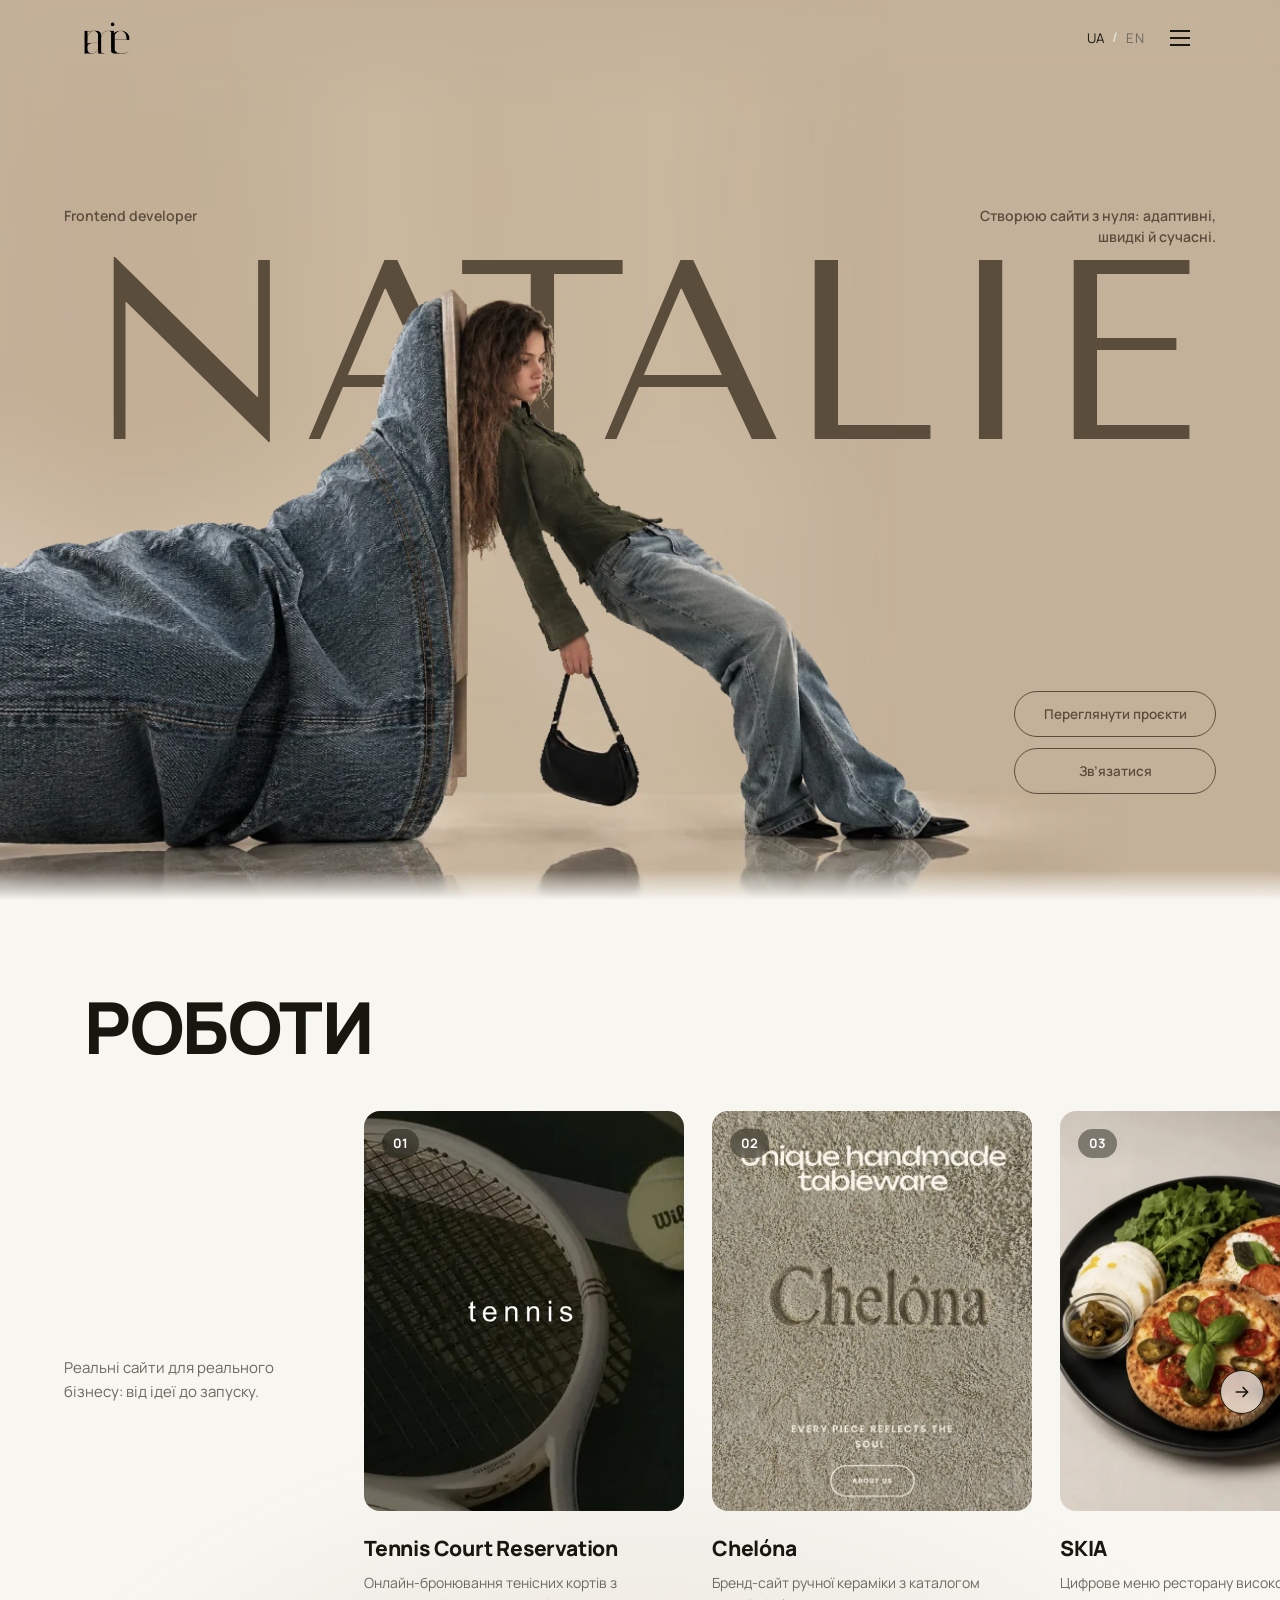
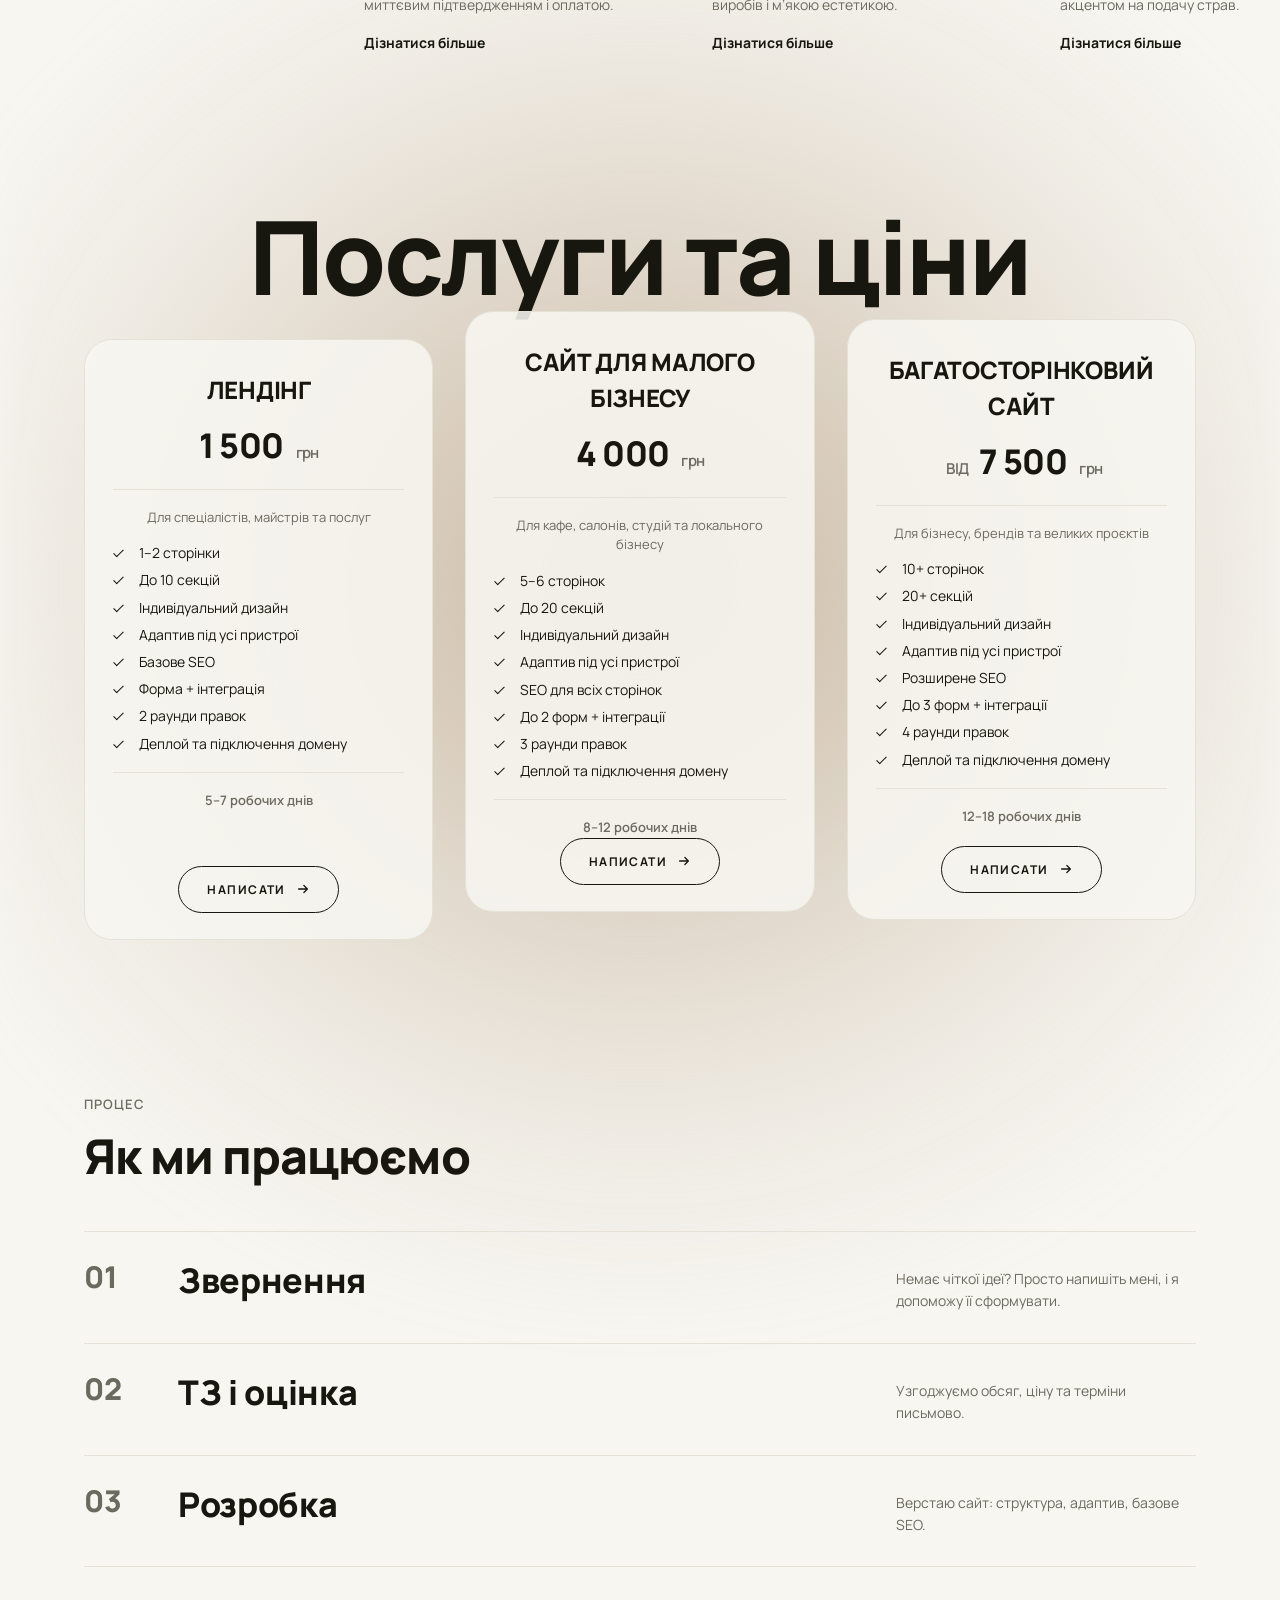
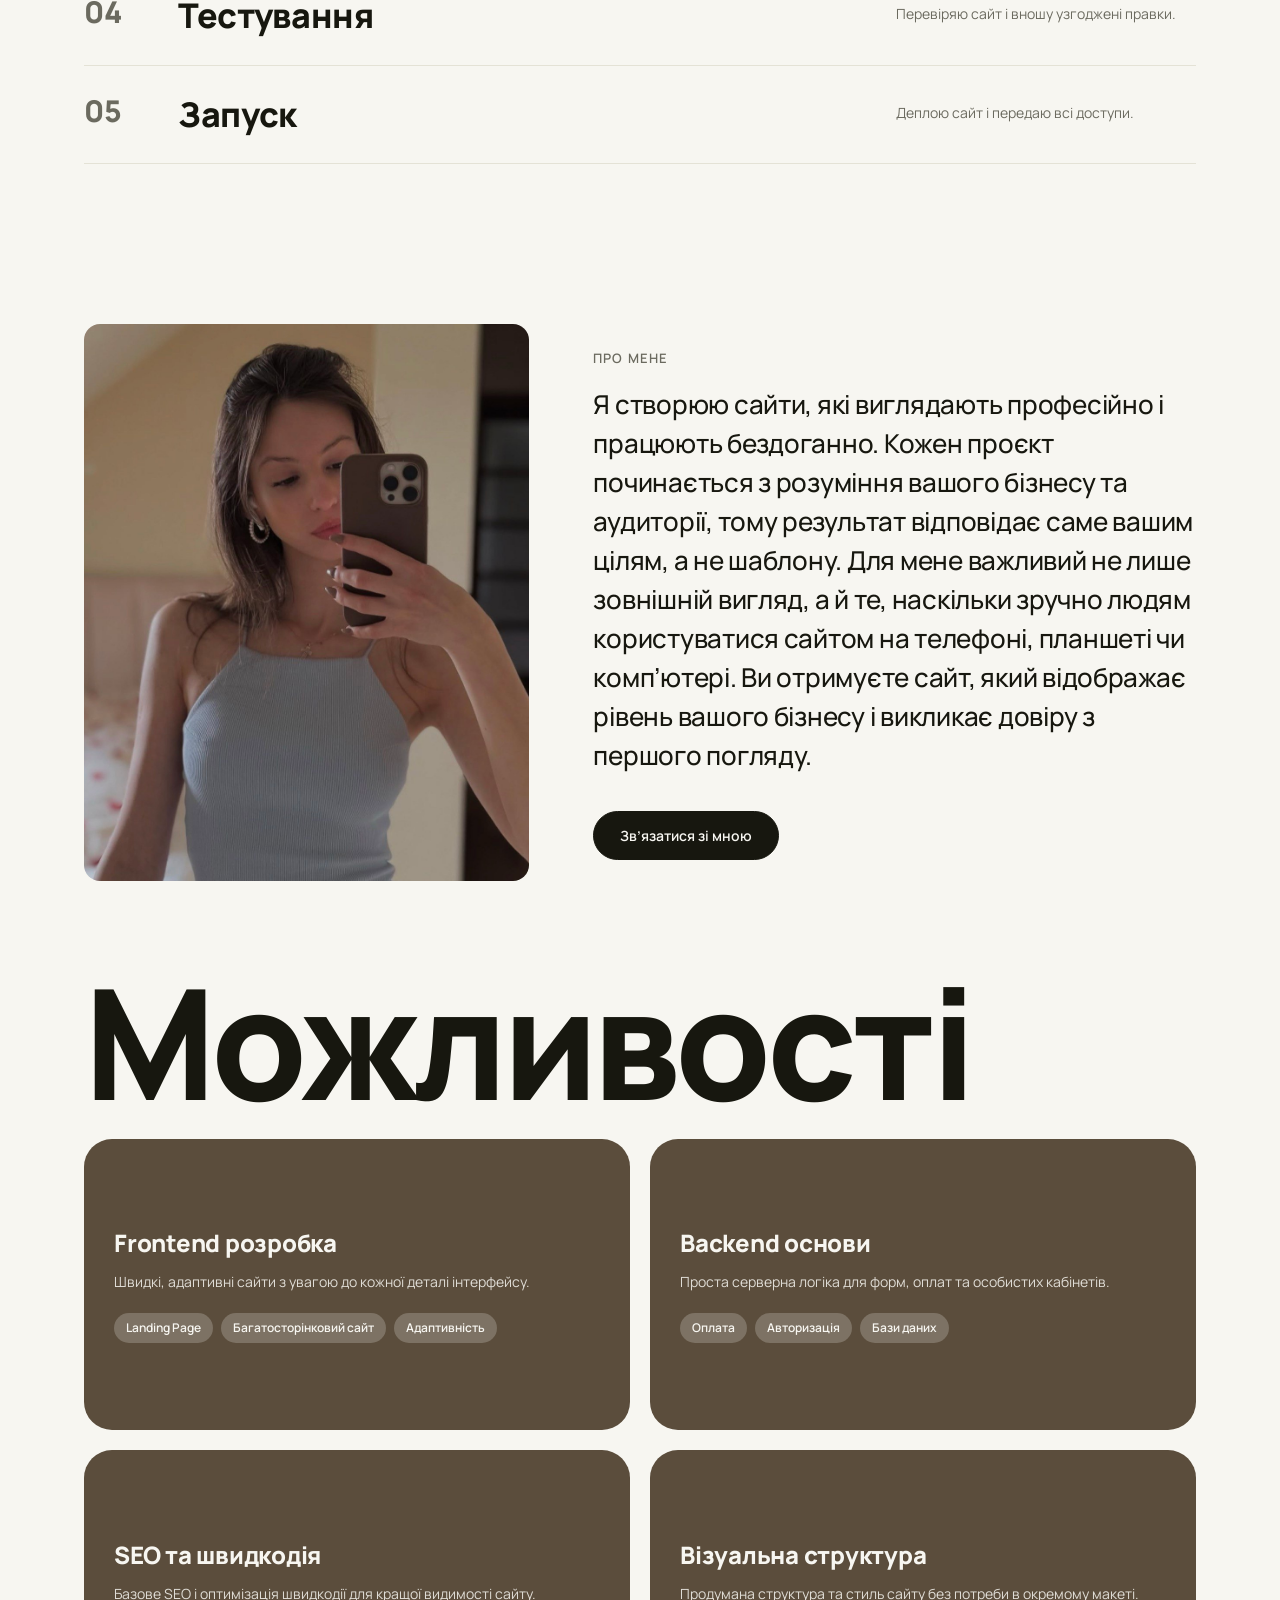
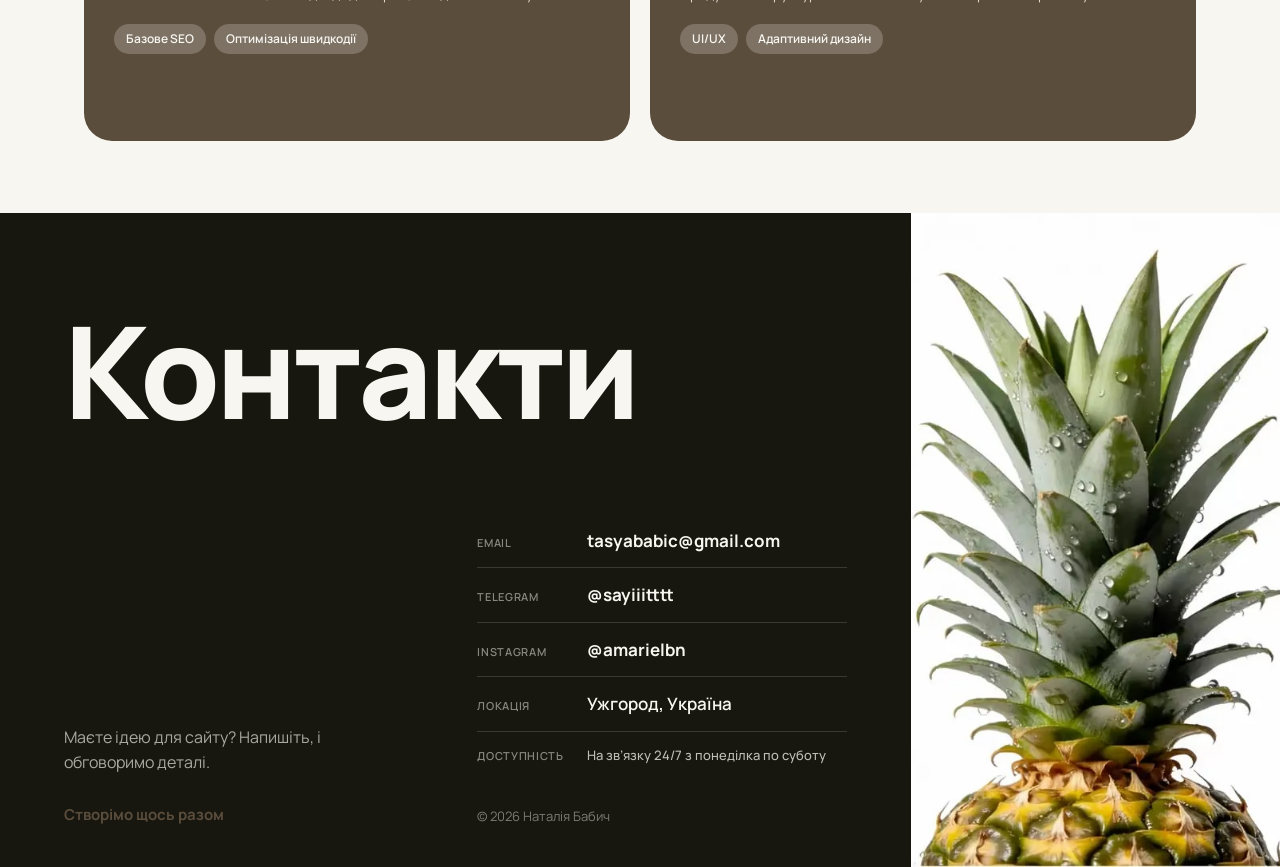
<file: index.html>
<!DOCTYPE html>
<html lang="uk">
<head>
<meta charset="UTF-8" />
<meta name="viewport" content="width=device-width, initial-scale=1, maximum-scale=1, user-scalable=no" />
<title>Наталія Бабич, Frontend розробниця | Сайти для бізнесу</title>
<meta name="description" content="Створюю адаптивні, швидкі та сучасні сайти для малого бізнесу та спеціалістів. Індивідуальний код, базове SEO, доступні ціни." />
<meta name="author" content="Наталія Бабич" />
<link rel="canonical" href="https://amarielbn.vercel.app/" />

<meta property="og:type" content="website" />
<meta property="og:title" content="Наталія Бабич - Frontend розробниця" />
<meta property="og:description" content="Створюю адаптивні, швидкі та сучасні сайти для малого бізнесу та спеціалістів." />
<meta property="og:image" content="images/portfolio-photo1.jpeg" />
<meta name="twitter:card" content="summary_large_image" />

<link rel="icon" href="favicon.ico?v=2" sizes="any" />
<link rel="icon" type="image/png" sizes="256x256" href="images/favicon-black.png" />
<link rel="apple-touch-icon" href="images/apple-touch-icon-black.png" />
<link rel="preload" as="image" href="images/girl1.webp" fetchpriority="high" />
<link rel="preconnect" href="https://fonts.googleapis.com" />
<link rel="preconnect" href="https://fonts.gstatic.com" crossorigin />
<link href="https://fonts.googleapis.com/css2?family=Tenor+Sans&display=swap" rel="stylesheet" />
<link href="https://fonts.googleapis.com/css2?family=Manrope:wght@200;300;400;500;600;700;800&display=swap" rel="stylesheet" />

<link rel="stylesheet" href="css/variables.css?v=62" />
<link rel="stylesheet" href="css/base.css?v=62" />
<link rel="stylesheet" href="css/header.css?v=62" />
<link rel="stylesheet" href="css/hero.css?v=62" />
<link rel="stylesheet" href="css/projects.css?v=62" />
<link rel="stylesheet" href="css/services.css?v=62" />
<link rel="stylesheet" href="css/process.css?v=62" />
<link rel="stylesheet" href="css/about.css?v=62" />
<link rel="stylesheet" href="css/skills.css?v=62" />
<link rel="stylesheet" href="css/footer.css?v=62" />
<link rel="stylesheet" href="css/contact-modal.css?v=62" />

<script>
window.PAGE_I18N = {
  "__title": { uk: "Наталія Бабич - Frontend розробниця | Сайти для бізнесу", en: "Natalie Babych - Frontend Developer | Websites for Business" },
  "__description": { uk: "Створюю адаптивні, швидкі та сучасні сайти для малого бізнесу та спеціалістів. Індивідуальний код, базове SEO, доступні ціни.", en: "I build adaptive, fast and modern websites for small businesses and specialists. Custom code, basic SEO, accessible pricing." },

  "hero.eyebrow": { uk: "Frontend developer", en: "Frontend developer" },
  "hero.name.first": { uk: "Бабич", en: "Babych" },
  "hero.name.second": { uk: "Наталія", en: "Natalie" },
  "hero.tagline": { uk: "Створюю сайти з нуля: адаптивні, швидкі й сучасні.", en: "I build websites from scratch: adaptive, fast and modern." },
  "hero.cta.projects": { uk: "Переглянути проєкти", en: "View projects" },
  "hero.cta.contact": { uk: "Зв’язатися", en: "Get in touch" },

  "projects.title": { uk: "РОБОТИ", en: "WORK" },
  "projects.info": { uk: "Реальні сайти для реального бізнесу: від ідеї до запуску.", en: "Real websites for real businesses: from idea to launch." },
  "projects.learnMore": { uk: "Дізнатися більше", en: "Learn more" },

  "project.tennis.desc": { uk: "Онлайн-бронювання тенісних кортів з миттєвим підтвердженням і оплатою.", en: "Online tennis court booking with instant confirmation and payment." },
  "project.chelona.desc": { uk: "Бренд-сайт ручної кераміки з каталогом виробів і м’якою естетикою.", en: "A brand site for handmade ceramics with a soft aesthetic and product catalogue." },
  "project.skia.desc": { uk: "Цифрове меню ресторану високої кухні з акцентом на подачу страв.", en: "A digital menu for a fine-dining restaurant, focused on presenting each dish." },
  "project.vivienne.desc": { uk: "Портфоліо-сайт фотографки з портретною та lifestyle зйомкою.", en: "A portfolio site for a portrait and lifestyle photographer." },

  "services.tag": { uk: "Послуги", en: "Services" },
  "services.title": { uk: "Послуги та ціни", en: "Services & pricing" },




  "service.landing.name": { uk: "ЛЕНДІНГ", en: "LANDING PAGE" },
  "service.landing.for": { uk: "Для спеціалістів, майстрів та послуг", en: "For specialists, craftspeople and services" },
  "service.landing.f1": { uk: "1–2 сторінки", en: "1&ndash;2 pages" },
  "service.landing.f2": { uk: "До 10 секцій", en: "Up to 10 sections" },
  "service.landing.f3": { uk: "Індивідуальний дизайн", en: "Custom design" },
  "service.landing.f4": { uk: "Адаптив під усі пристрої", en: "Responsive on all devices" },
  "service.landing.f5": { uk: "Базове SEO", en: "Basic SEO" },
  "service.landing.f6": { uk: "Форма + інтеграція", en: "Form + integration" },
  "service.landing.f7": { uk: "2 раунди правок", en: "2 revision rounds" },
  "service.landing.f8": { uk: "Деплой та підключення домену", en: "Deployment and domain connection" },
  "service.landing.time": { uk: "5–7 робочих днів", en: "5&ndash;7 working days" },
  "service.business.name": { uk: "САЙТ ДЛЯ МАЛОГО БІЗНЕСУ", en: "SMALL BUSINESS WEBSITE" },
  "service.business.for": { uk: "Для кафе, салонів, студій та локального бізнесу", en: "For caf&eacute;s, salons, studios and local businesses" },
  "service.business.f1": { uk: "5–6 сторінок", en: "5&ndash;6 pages" },
  "service.business.f2": { uk: "До 20 секцій", en: "Up to 20 sections" },
  "service.business.f3": { uk: "Індивідуальний дизайн", en: "Custom design" },
  "service.business.f4": { uk: "Адаптив під усі пристрої", en: "Responsive on all devices" },
  "service.business.f5": { uk: "SEO для всіх сторінок", en: "SEO for all pages" },
  "service.business.f6": { uk: "До 2 форм + інтеграції", en: "Up to 2 forms + integrations" },
  "service.business.f7": { uk: "3 раунди правок", en: "3 revision rounds" },
  "service.business.f8": { uk: "Деплой та підключення домену", en: "Deployment and domain connection" },
  "service.business.time": { uk: "8–12 робочих днів", en: "8&ndash;12 working days" },
  "service.multipage.name": { uk: "БАГАТОСТОРІНКОВИЙ САЙТ", en: "MULTI-PAGE WEBSITE" },
  "service.multipage.for": { uk: "Для бізнесу, брендів та великих проєктів", en: "For businesses, brands and large projects" },
  "service.multipage.f1": { uk: "10+ сторінок", en: "10+ pages" },
  "service.multipage.f2": { uk: "20+ секцій", en: "20+ sections" },
  "service.multipage.f3": { uk: "Індивідуальний дизайн", en: "Custom design" },
  "service.multipage.f4": { uk: "Адаптив під усі пристрої", en: "Responsive on all devices" },
  "service.multipage.f5": { uk: "Розширене SEO", en: "Advanced SEO" },
  "service.multipage.f6": { uk: "До 3 форм + інтеграції", en: "Up to 3 forms + integrations" },
  "service.multipage.f7": { uk: "4 раунди правок", en: "4 revision rounds" },
  "service.multipage.f8": { uk: "Деплой та підключення домену", en: "Deployment and domain connection" },
  "service.multipage.time": { uk: "12–18 робочих днів", en: "12&ndash;18 working days" },
  "service.cta": { uk: "Написати", en: "Message me" },
  "service.priceFrom": { uk: "від", en: "from" },
  "service.currency": { uk: "грн", en: "UAH" },

  "process.tag": { uk: "Процес", en: "Process" },
  "process.title": { uk: "Як ми працюємо", en: "How we work" },

  "process.1.title": { uk: "Звернення", en: "Inquiry" },
  "process.1.summary": { uk: "Немає чіткої ідеї? Просто напишіть мені, і я допоможу її сформувати.", en: "No clear idea yet? Just reach out, and I’ll help you shape one." },
  "process.1.tag": { uk: "З ЧОГО ПОЧИНАЄМО", en: "WHERE WE START" },
  "process.1.p1": { uk: "Опис бізнесу і задачі", en: "Business and task overview" },
  "process.1.p2": { uk: "Перші уточнення", en: "First clarifying questions" },

  "process.2.title": { uk: "ТЗ і оцінка", en: "Scope & quote" },
  "process.2.summary": { uk: "Узгоджуємо обсяг, ціну та терміни письмово.", en: "We agree on scope, price and timeline in writing." },
  "process.2.tag": { uk: "СПІЛЬНА ТОЧКА ВІДЛІКУ", en: "A SHARED STARTING POINT" },
  "process.2.p1": { uk: "Технічне завдання", en: "Written scope of work" },
  "process.2.p2": { uk: "Фіксована ціна й термін", en: "Fixed price and deadline" },

  "process.3.title": { uk: "Розробка", en: "Design & build" },
  "process.3.summary": { uk: "Верстаю сайт: структура, адаптив, базове SEO.", en: "I build the site: structure, responsive layout, basic SEO." },
  "process.3.tag": { uk: "ДЕ НАРОДЖУЄТЬСЯ САЙТ", en: "WHERE THE SITE TAKES SHAPE" },
  "process.3.p1": { uk: "Індивідуальний код", en: "Custom-built code" },
  "process.3.p2": { uk: "Адаптація під усі екрани", en: "Adapted for every screen" },

  "process.4.title": { uk: "Тестування", en: "Testing" },
  "process.4.summary": { uk: "Перевіряю сайт і вношу узгоджені правки.", en: "I test the site and apply agreed revisions." },
  "process.4.tag": { uk: "ПЕРЕД ЗАПУСКОМ", en: "BEFORE LAUNCH" },
  "process.4.p1": { uk: "Кросбраузерна перевірка", en: "Cross-browser testing" },
  "process.4.p2": { uk: "Раунд правок у межах ТЗ", en: "Revisions within scope" },

  "process.5.title": { uk: "Запуск", en: "Launch" },
  "process.5.summary": { uk: "Деплою сайт і передаю всі доступи.", en: "I deploy the site and hand over full access." },
  "process.5.tag": { uk: "ГОТОВО ДО РОБОТИ", en: "READY TO GO" },
  "process.5.p1": { uk: "Підключення домену", en: "Domain connection" },
  "process.5.p2": { uk: "Готовий сайт у вас на руках", en: "A finished site, fully yours" },

  "about.tag": { uk: "Про мене", en: "About" },
  "about.text": {
    uk: "Я створюю сайти, які виглядають професійно і працюють бездоганно. Кожен проєкт починається з розуміння вашого бізнесу та аудиторії, тому результат відповідає саме вашим цілям, а не шаблону. Для мене важливий не лише зовнішній вигляд, а й те, наскільки зручно людям користуватися сайтом на телефоні, планшеті чи комп’ютері. Ви отримуєте сайт, який відображає рівень вашого бізнесу і викликає довіру з першого погляду.",
    en: "I build websites that look professional and work flawlessly. Every project starts with understanding your business and your audience, so the result matches your goals rather than a template. What matters to me is not only how a website looks, but how comfortably people can use it on a phone, tablet or desktop. You get a website that reflects the level of your business and builds trust from the very first look."
  },
  "about.cta": { uk: "Зв’язатися зі мною", en: "Get in touch" },

  "skills.headline": { uk: "Можливості", en: "Capabilities" },

  "skill.frontend.name": { uk: "Frontend розробка", en: "Frontend development" },
  "skill.frontend.desc": { uk: "Швидкі, адаптивні сайти з увагою до кожної деталі інтерфейсу.", en: "Fast, responsive websites with attention to every interface detail." },
  "skill.frontend.t1": { uk: "Landing Page", en: "Landing Page" },
  "skill.frontend.t2": { uk: "Багатосторінковий сайт", en: "Multi-page site" },
  "skill.frontend.t3": { uk: "Адаптивність", en: "Responsive design" },

  "skill.backend.name": { uk: "Backend основи", en: "Backend essentials" },
  "skill.backend.desc": { uk: "Проста серверна логіка для форм, оплат та особистих кабінетів.", en: "Simple server-side logic for forms, payments and user accounts." },
  "skill.backend.t1": { uk: "Оплата", en: "Payments" },
  "skill.backend.t2": { uk: "Авторизація", en: "Authentication" },
  "skill.backend.t3": { uk: "Бази даних", en: "Data storage" },

  "skill.seo.name": { uk: "SEO та швидкодія", en: "SEO & performance" },
  "skill.seo.desc": { uk: "Базове SEO і оптимізація швидкодії для кращої видимості сайту.", en: "Basic SEO and performance optimisation for better visibility." },
  "skill.seo.t1": { uk: "Базове SEO", en: "Basic SEO" },
  "skill.seo.t2": { uk: "Оптимізація швидкодії", en: "Speed optimisation" },

  "skill.design.name": { uk: "Візуальна структура", en: "Visual direction" },
  "skill.design.desc": { uk: "Продумана структура та стиль сайту без потреби в окремому макеті.", en: "A considered layout and style, no separate design file required." },
  "skill.design.t1": { uk: "UI/UX", en: "UI/UX" },
  "skill.design.t2": { uk: "Адаптивний дизайн", en: "Responsive design" }
};
</script>

<script type="application/ld+json">
{
  "@context": "https://schema.org",
  "@type": "ProfessionalService",
  "name": "Наталія Бабич, Frontend розробниця",
  "url": "https://amarielbn.vercel.app/",
  "image": "https://amarielbn.vercel.app/images/portfolio-photo1.jpeg",
  "description": "Розробка адаптивних, швидких сайтів для малого бізнесу та спеціалістів.",
  "email": "tasyababic@gmail.com",
  "areaServed": "UA",
  "founder": {
    "@type": "Person",
    "name": "Наталія Бабич"
  },
  "sameAs": [
    "https://t.me/sayiiitttt",
    "https://www.instagram.com/amarielbn?stkn=MTI4dDVxYmJ3NGdxbg%3D%3D&utm_source=qr"
  ]
}
</script>
</head>
<body>

<header class="header">
  <div class="container header__inner">
    <a href="#top" class="header__logo" aria-label="Наталія Бабич"><img src="images/logo.png" alt="Наталія Бабич" /></a>
    <nav class="header__nav">
      <ul class="header__nav-list">
        <li><a class="header__nav-link" data-i18n="nav.projects" href="#projects">Проєкти</a></li>
        <li><a class="header__nav-link" data-i18n="nav.services" href="#services">Послуги</a></li>
        <li><a class="header__nav-link" data-i18n="nav.process" href="#process">Процес</a></li>
        <li><a class="header__nav-link" data-i18n="nav.about" href="#about">Про мене</a></li>
        <li><a class="header__nav-link" data-i18n="nav.skills" href="#skills">Можливості</a></li>
        <li><a class="header__nav-link" data-i18n="nav.contact" href="#contact">Контакти</a></li>
      </ul>
      <div class="header__actions">
        <div class="lang-switch">
          <button class="lang-switch__btn" data-lang="uk">UA</button>
          <span class="lang-switch__divider">/</span>
          <button class="lang-switch__btn" data-lang="en">EN</button>
        </div>
        <button class="header__burger" aria-label="Menu">
          <span></span><span></span><span></span>
        </button>
      </div>
    </nav>
  </div>
</header>

<main id="top">

  <section class="hero" id="hero">
    <img class="hero__image hero__image--wall" src="images/wall.jpg" alt="" fetchpriority="high" decoding="async" />
    <h1 class="hero__name" translate="no">NATALIE</h1>
    <img class="hero__image hero__image--girl" src="images/girl1.webp" alt="Наталія Бабич" fetchpriority="high" decoding="async" />
    <div class="hero__blur" aria-hidden="true"></div>

    <div class="hero__content">
      <div class="hero__meta">
        <p class="hero__eyebrow" data-i18n="hero.eyebrow">Frontend developer</p>
        <p class="hero__tagline" data-i18n="hero.tagline">Створюю сайти з нуля: адаптивні, швидкі й сучасні.</p>
      </div>
      <div class="hero__actions">
        <a class="hero__btn" href="#projects" data-i18n="hero.cta.projects">Переглянути проєкти</a>
        <a class="hero__btn" href="#contact" data-i18n="hero.cta.contact">Зв&rsquo;язатися</a>
      </div>
    </div>
  </section>

  <section class="section projects" id="projects">
    <div class="container">
      <h2 class="section-title" data-i18n="projects.title">РОБОТИ</h2>
    </div>

    <div class="projects__row">
      <div class="projects__info">
        <p class="projects__info-text" data-i18n="projects.info">Реальні сайти для реального бізнесу: від ідеї до запуску.</p>
      </div>

      <div class="projects__track-wrap">
      <div class="projects__track hide-scrollbar">

        <a class="project-card" href="project/tennis-court-reservation.html">
          <div class="project-card__frame">
            <span class="project-card__num">01</span>
            <img src="images/tennis-img.webp" alt="превʼю проєкту Tennis Court Reservation" loading="lazy" />
          </div>
          <div class="project-card__body">
            <h3 class="project-card__name">Tennis Court Reservation</h3>
            <p class="project-card__desc" data-i18n="project.tennis.desc">Онлайн-бронювання тенісних кортів з миттєвим підтвердженням і оплатою.</p>
            <span class="project-card__link" data-i18n="projects.learnMore">Дізнатися більше
              <svg width="14" height="14" viewBox="0 0 16 16" fill="none"><path d="M3 8H13M13 8L9 4M13 8L9 12" stroke="currentColor" stroke-width="1.5" stroke-linecap="round" stroke-linejoin="round"/></svg>
            </span>
          </div>
        </a>

        <a class="project-card" href="project/chelona.html">
          <div class="project-card__frame">
            <span class="project-card__num">02</span>
            <img src="images/chelona-img.webp" alt="превʼю проєкту Chelóna" loading="lazy" />
          </div>
          <div class="project-card__body">
            <h3 class="project-card__name">Chel&oacute;na</h3>
            <p class="project-card__desc" data-i18n="project.chelona.desc">Бренд-сайт ручної кераміки з каталогом виробів і м&rsquo;якою естетикою.</p>
            <span class="project-card__link" data-i18n="projects.learnMore">Дізнатися більше
              <svg width="14" height="14" viewBox="0 0 16 16" fill="none"><path d="M3 8H13M13 8L9 4M13 8L9 12" stroke="currentColor" stroke-width="1.5" stroke-linecap="round" stroke-linejoin="round"/></svg>
            </span>
          </div>
        </a>

        <a class="project-card" href="project/skia.html">
          <div class="project-card__frame">
            <span class="project-card__num">03</span>
            <img src="images/menu-img.webp" alt="превʼю проєкту SKIA" loading="lazy" />
          </div>
          <div class="project-card__body">
            <h3 class="project-card__name">SKIA</h3>
            <p class="project-card__desc" data-i18n="project.skia.desc">Цифрове меню ресторану високої кухні з акцентом на подачу страв.</p>
            <span class="project-card__link" data-i18n="projects.learnMore">Дізнатися більше
              <svg width="14" height="14" viewBox="0 0 16 16" fill="none"><path d="M3 8H13M13 8L9 4M13 8L9 12" stroke="currentColor" stroke-width="1.5" stroke-linecap="round" stroke-linejoin="round"/></svg>
            </span>
          </div>
        </a>

        <a class="project-card" href="project/vivienne-beaumont.html">
          <div class="project-card__frame">
            <span class="project-card__num">04</span>
            <img src="images/vivienne-img.webp" alt="превʼю проєкту Vivienne Beaumont" loading="lazy" />
          </div>
          <div class="project-card__body">
            <h3 class="project-card__name">Vivienne Beaumont</h3>
            <p class="project-card__desc" data-i18n="project.vivienne.desc">Портфоліо-сайт фотографки з портретною та lifestyle зйомкою.</p>
            <span class="project-card__link" data-i18n="projects.learnMore">Дізнатися більше
              <svg width="14" height="14" viewBox="0 0 16 16" fill="none"><path d="M3 8H13M13 8L9 4M13 8L9 12" stroke="currentColor" stroke-width="1.5" stroke-linecap="round" stroke-linejoin="round"/></svg>
            </span>
          </div>
        </a>

      </div>
      <button type="button" class="projects__next" aria-label="Next projects">
        <svg width="18" height="18" viewBox="0 0 16 16" fill="none"><path d="M3 8H13M13 8L9 4M13 8L9 12" stroke="currentColor" stroke-width="1.5" stroke-linecap="round" stroke-linejoin="round"/></svg>
      </button>
      </div>
    </div>
  </section>

  <section class="section services" id="services">
    <div class="container">
      <h2 class="section-title services__title" data-i18n="services.title">Послуги та ціни</h2>

      <div class="services__grid" style="margin-top:40px;">

        <div class="service-card">
          <div class="service-card__top">
            <h3 class="service-card__name" data-i18n="service.landing.name">ЛЕНДІНГ</h3>
            <p class="service-card__for" data-i18n="service.landing.for">Для спеціалістів, майстрів та послуг</p>
            <p class="service-card__price">1 500 <span data-i18n="service.currency">грн</span></p>
          </div>
          <ul class="service-card__list">
            <li data-i18n="service.landing.f1">1–2 сторінки</li>
            <li data-i18n="service.landing.f2">До 10 секцій</li>
            <li data-i18n="service.landing.f3">Індивідуальний дизайн</li>
            <li data-i18n="service.landing.f4">Адаптив під усі пристрої</li>
            <li data-i18n="service.landing.f5">Базове SEO</li>
            <li data-i18n="service.landing.f6">Форма + інтеграція</li>
            <li data-i18n="service.landing.f7">2 раунди правок</li>
            <li data-i18n="service.landing.f8">Деплой та підключення домену</li>
          </ul>
          <p class="service-card__time" data-i18n="service.landing.time">5–7 робочих днів</p>
          <button type="button" class="service-card__cta js-contact-trigger">
            <span data-i18n="service.cta">Написати</span>
            <svg width="14" height="14" viewBox="0 0 16 16" fill="none"><path d="M3 8H13M13 8L9 4M13 8L9 12" stroke="currentColor" stroke-width="1.5" stroke-linecap="round" stroke-linejoin="round"/></svg>
          </button>
        </div>

        <div class="service-card">
          <div class="service-card__top">
            <h3 class="service-card__name" data-i18n="service.business.name">САЙТ ДЛЯ МАЛОГО БІЗНЕСУ</h3>
            <p class="service-card__for" data-i18n="service.business.for">Для кафе, салонів, студій та локального бізнесу</p>
            <p class="service-card__price">4 000 <span data-i18n="service.currency">грн</span></p>
          </div>
          <ul class="service-card__list">
            <li data-i18n="service.business.f1">5–6 сторінок</li>
            <li data-i18n="service.business.f2">До 20 секцій</li>
            <li data-i18n="service.business.f3">Індивідуальний дизайн</li>
            <li data-i18n="service.business.f4">Адаптив під усі пристрої</li>
            <li data-i18n="service.business.f5">SEO для всіх сторінок</li>
            <li data-i18n="service.business.f6">До 2 форм + інтеграції</li>
            <li data-i18n="service.business.f7">3 раунди правок</li>
            <li data-i18n="service.business.f8">Деплой та підключення домену</li>
          </ul>
          <p class="service-card__time" data-i18n="service.business.time">8–12 робочих днів</p>
          <button type="button" class="service-card__cta js-contact-trigger">
            <span data-i18n="service.cta">Написати</span>
            <svg width="14" height="14" viewBox="0 0 16 16" fill="none"><path d="M3 8H13M13 8L9 4M13 8L9 12" stroke="currentColor" stroke-width="1.5" stroke-linecap="round" stroke-linejoin="round"/></svg>
          </button>
        </div>

        <div class="service-card">
          <div class="service-card__top">
            <h3 class="service-card__name" data-i18n="service.multipage.name">БАГАТОСТОРІНКОВИЙ САЙТ</h3>
            <p class="service-card__for" data-i18n="service.multipage.for">Для бізнесу, брендів та великих проєктів</p>
            <p class="service-card__price"><span class="service-card__from" data-i18n="service.priceFrom">від</span> 7 500 <span data-i18n="service.currency">грн</span></p>
          </div>
          <ul class="service-card__list">
            <li data-i18n="service.multipage.f1">10+ сторінок</li>
            <li data-i18n="service.multipage.f2">20+ секцій</li>
            <li data-i18n="service.multipage.f3">Індивідуальний дизайн</li>
            <li data-i18n="service.multipage.f4">Адаптив під усі пристрої</li>
            <li data-i18n="service.multipage.f5">Розширене SEO</li>
            <li data-i18n="service.multipage.f6">До 3 форм + інтеграції</li>
            <li data-i18n="service.multipage.f7">4 раунди правок</li>
            <li data-i18n="service.multipage.f8">Деплой та підключення домену</li>
          </ul>
          <p class="service-card__time" data-i18n="service.multipage.time">12–18 робочих днів</p>
          <button type="button" class="service-card__cta js-contact-trigger">
            <span data-i18n="service.cta">Написати</span>
            <svg width="14" height="14" viewBox="0 0 16 16" fill="none"><path d="M3 8H13M13 8L9 4M13 8L9 12" stroke="currentColor" stroke-width="1.5" stroke-linecap="round" stroke-linejoin="round"/></svg>
          </button>
        </div>

      </div>
    </div>
  </section>

  <section class="section process" id="process">
    <div class="container">
      <p class="section-tag" data-i18n="process.tag">Процес</p>
      <h2 class="section-title" style="margin-bottom:48px;" data-i18n="process.title">Як ми працюємо</h2>

      <div class="process__list">

        <div class="process-item">
          <div class="process-item__row">
            <span class="process-item__num">01</span>
            <h3 class="process-item__title" data-i18n="process.1.title">Звернення</h3>
            <p class="process-item__summary" data-i18n="process.1.summary">Немає чіткої ідеї? Просто напишіть мені, і я допоможу її сформувати.</p>
          </div>
          <div class="process-item__extra">
            <span></span>
            <p class="process-item__tag" data-i18n="process.1.tag">З ЧОГО ПОЧИНАЄМО</p>
            <span></span>
          </div>
          <div class="process-item__extra">
            <span></span>
            <ul class="process-item__points">
              <li data-i18n="process.1.p1">Опис бізнесу і задачі</li>
              <li data-i18n="process.1.p2">Перші уточнення</li>
            </ul>
            <span></span>
          </div>
        </div>

        <div class="process-item">
          <div class="process-item__row">
            <span class="process-item__num">02</span>
            <h3 class="process-item__title" data-i18n="process.2.title">ТЗ і оцінка</h3>
            <p class="process-item__summary" data-i18n="process.2.summary">Узгоджуємо обсяг, ціну та терміни письмово.</p>
          </div>
          <div class="process-item__extra">
            <span></span>
            <p class="process-item__tag" data-i18n="process.2.tag">СПІЛЬНА ТОЧКА ВІДЛІКУ</p>
            <span></span>
          </div>
          <div class="process-item__extra">
            <span></span>
            <ul class="process-item__points">
              <li data-i18n="process.2.p1">Технічне завдання</li>
              <li data-i18n="process.2.p2">Фіксована ціна й термін</li>
            </ul>
            <span></span>
          </div>
        </div>

        <div class="process-item">
          <div class="process-item__row">
            <span class="process-item__num">03</span>
            <h3 class="process-item__title" data-i18n="process.3.title">Розробка</h3>
            <p class="process-item__summary" data-i18n="process.3.summary">Верстаю сайт: структура, адаптив, базове SEO.</p>
          </div>
          <div class="process-item__extra">
            <span></span>
            <p class="process-item__tag" data-i18n="process.3.tag">ДЕ НАРОДЖУЄТЬСЯ САЙТ</p>
            <span></span>
          </div>
          <div class="process-item__extra">
            <span></span>
            <ul class="process-item__points">
              <li data-i18n="process.3.p1">Індивідуальний код</li>
              <li data-i18n="process.3.p2">Адаптація під усі екрани</li>
            </ul>
            <span></span>
          </div>
        </div>

        <div class="process-item">
          <div class="process-item__row">
            <span class="process-item__num">04</span>
            <h3 class="process-item__title" data-i18n="process.4.title">Тестування</h3>
            <p class="process-item__summary" data-i18n="process.4.summary">Перевіряю сайт і вношу узгоджені правки.</p>
          </div>
          <div class="process-item__extra">
            <span></span>
            <p class="process-item__tag" data-i18n="process.4.tag">ПЕРЕД ЗАПУСКОМ</p>
            <span></span>
          </div>
          <div class="process-item__extra">
            <span></span>
            <ul class="process-item__points">
              <li data-i18n="process.4.p1">Кросбраузерна перевірка</li>
              <li data-i18n="process.4.p2">Раунд правок у межах ТЗ</li>
            </ul>
            <span></span>
          </div>
        </div>

        <div class="process-item">
          <div class="process-item__row">
            <span class="process-item__num">05</span>
            <h3 class="process-item__title" data-i18n="process.5.title">Запуск</h3>
            <p class="process-item__summary" data-i18n="process.5.summary">Деплою сайт і передаю всі доступи.</p>
          </div>
          <div class="process-item__extra">
            <span></span>
            <p class="process-item__tag" data-i18n="process.5.tag">ГОТОВО ДО РОБОТИ</p>
            <span></span>
          </div>
          <div class="process-item__extra">
            <span></span>
            <ul class="process-item__points">
              <li data-i18n="process.5.p1">Підключення домену</li>
              <li data-i18n="process.5.p2">Готовий сайт у вас на руках</li>
            </ul>
            <span></span>
          </div>
        </div>

      </div>
    </div>
  </section>

  <section class="about" id="about">
    <div class="container about__inner">
      <div class="about__photo">
        <img src="images/about-me-photo.jpeg" alt="Наталія Бабич" loading="lazy" decoding="async" />
      </div>
      <div>
        <p class="section-tag" data-i18n="about.tag">Про мене</p>
        <p class="about__text" data-i18n="about.text">Я створюю сайти, які виглядають професійно і працюють бездоганно. Кожен проєкт починається з розуміння вашого бізнесу та аудиторії, тому результат відповідає саме вашим цілям, а не шаблону. Для мене важливий не лише зовнішній вигляд, а й те, наскільки зручно людям користуватися сайтом на телефоні, планшеті чи комп&rsquo;ютері. Ви отримуєте сайт, який відображає рівень вашого бізнесу і викликає довіру з першого погляду.</p>
        <button type="button" class="btn btn--primary about__cta js-contact-trigger" data-i18n="about.cta">Зв&rsquo;язатися зі мною</button>
      </div>
    </div>
  </section>

  <section class="section skills" id="skills">
    <div class="container">
      <h2 class="skills__headline" data-i18n="skills.headline">Можливості</h2>

      <div class="skills__grid">

        <div class="skill-card">
          <h3 class="skill-card__name" data-i18n="skill.frontend.name">Frontend розробка</h3>
          <p class="skill-card__desc" data-i18n="skill.frontend.desc">Швидкі, адаптивні сайти з увагою до кожної деталі інтерфейсу.</p>
          <div class="skill-card__tags">
            <span class="skill-card__tag" data-i18n="skill.frontend.t1">Landing Page</span>
            <span class="skill-card__tag" data-i18n="skill.frontend.t2">Багатосторінковий сайт</span>
            <span class="skill-card__tag" data-i18n="skill.frontend.t3">Адаптивність</span>
          </div>
        </div>

        <div class="skill-card">
          <h3 class="skill-card__name" data-i18n="skill.backend.name">Backend основи</h3>
          <p class="skill-card__desc" data-i18n="skill.backend.desc">Проста серверна логіка для форм, оплат та особистих кабінетів.</p>
          <div class="skill-card__tags">
            <span class="skill-card__tag" data-i18n="skill.backend.t1">Оплата</span>
            <span class="skill-card__tag" data-i18n="skill.backend.t2">Авторизація</span>
            <span class="skill-card__tag" data-i18n="skill.backend.t3">Бази даних</span>
          </div>
        </div>

        <div class="skill-card">
          <h3 class="skill-card__name" data-i18n="skill.seo.name">SEO та швидкодія</h3>
          <p class="skill-card__desc" data-i18n="skill.seo.desc">Базове SEO і оптимізація швидкодії для кращої видимості сайту.</p>
          <div class="skill-card__tags">
            <span class="skill-card__tag" data-i18n="skill.seo.t1">Базове SEO</span>
            <span class="skill-card__tag" data-i18n="skill.seo.t2">Оптимізація швидкодії</span>
          </div>
        </div>

        <div class="skill-card">
          <h3 class="skill-card__name" data-i18n="skill.design.name">Візуальна структура</h3>
          <p class="skill-card__desc" data-i18n="skill.design.desc">Продумана структура та стиль сайту без потреби в окремому макеті.</p>
          <div class="skill-card__tags">
            <span class="skill-card__tag" data-i18n="skill.design.t1">UI/UX</span>
            <span class="skill-card__tag" data-i18n="skill.design.t2">Адаптивний дизайн</span>
          </div>
        </div>

      </div>
    </div>
  </section>

</main>

<footer class="footer" id="contact">
  <div class="footer__grid">
    <h2 class="footer__heading" data-i18n="footer.heading">Контакти</h2>

    <div class="footer__intro">
      <p class="footer__lead" data-i18n="footer.lead">Маєте ідею для сайту? Напишіть, і обговоримо деталі.</p>
      <p class="footer__closing" data-i18n="footer.closing">Створімо щось разом</p>
    </div>

    <div class="footer__details">
      <div class="footer__links">
        <div class="footer__link-row">
          <span class="footer__link-label" data-i18n="footer.label.email">Email</span>
          <a class="footer__link-value" href="https://mail.google.com/mail/?view=cm&amp;to=tasyababic@gmail.com" target="_blank" rel="noopener">tasyababic@gmail.com</a>
        </div>
        <div class="footer__link-row">
          <span class="footer__link-label" data-i18n="footer.label.telegram">Telegram</span>
          <a class="footer__link-value" href="https://t.me/sayiiitttt" target="_blank" rel="noopener">@sayiiitttt</a>
        </div>
        <div class="footer__link-row">
          <span class="footer__link-label" data-i18n="footer.label.instagram">Instagram</span>
          <a class="footer__link-value" href="https://www.instagram.com/amarielbn?stkn=MTI4dDVxYmJ3NGdxbg%3D%3D&amp;utm_source=qr" target="_blank" rel="noopener">@amarielbn</a>
        </div>
        <div class="footer__link-row">
          <span class="footer__link-label" data-i18n="footer.label.location">Локація</span>
          <span class="footer__link-value footer__link-value--static" data-i18n="footer.location">Ужгород, Україна</span>
        </div>
        <div class="footer__link-row footer__link-row--last">
          <span class="footer__link-label" data-i18n="footer.label.availability">Доступність</span>
          <span class="footer__link-value footer__link-value--static footer__link-value--small" data-i18n="footer.availability">На зв&rsquo;язку 24/7 з понеділка по суботу</span>
        </div>
      </div>

      <div class="footer__bottom">
        <span data-i18n="footer.rights">&copy; 2026 Наталія Бабич</span>
      </div>
    </div>

    <div class="footer__image">
      <img src="images/7-img-right.webp" alt="" loading="lazy" decoding="async" />
    </div>
  </div>
</footer>

<div class="contact-modal" id="contactModal">
  <div class="contact-modal__backdrop" data-contact-close></div>
  <div class="contact-modal__card" role="dialog" aria-modal="true">
    <button class="contact-modal__close" type="button" data-contact-close aria-label="Close">&times;</button>
    <p class="contact-modal__title" data-i18n="contact.title">Як вам зручніше написати?</p>
    <div class="contact-modal__options">
      <a class="contact-modal__option" href="https://mail.google.com/mail/?view=cm&amp;to=tasyababic@gmail.com" target="_blank" rel="noopener">
        <span class="contact-modal__option-icon">
          <svg width="16" height="16" viewBox="0 0 24 24" fill="none"><rect x="3" y="5" width="18" height="14" rx="2" stroke="currentColor" stroke-width="1.6"/><path d="M4 7l8 6 8-6" stroke="currentColor" stroke-width="1.6" stroke-linecap="round" stroke-linejoin="round"/></svg>
        </span>
        <span>Email</span>
      </a>
      <a class="contact-modal__option" href="https://www.instagram.com/amarielbn?stkn=MTI4dDVxYmJ3NGdxbg%3D%3D&amp;utm_source=qr" target="_blank" rel="noopener">
        <span class="contact-modal__option-icon">
          <svg width="16" height="16" viewBox="0 0 24 24" fill="none"><rect x="3.5" y="3.5" width="17" height="17" rx="5" stroke="currentColor" stroke-width="1.6"/><circle cx="12" cy="12" r="4" stroke="currentColor" stroke-width="1.6"/><circle cx="17.2" cy="6.8" r="1.1" fill="currentColor"/></svg>
        </span>
        <span>Instagram</span>
      </a>
      <a class="contact-modal__option" href="https://t.me/sayiiitttt" target="_blank" rel="noopener">
        <span class="contact-modal__option-icon">
          <svg width="16" height="16" viewBox="0 0 24 24" fill="none"><path d="M21 4L3 11.5l6 2M21 4l-3 16-8-6M21 4L9 13.5v5" stroke="currentColor" stroke-width="1.6" stroke-linecap="round" stroke-linejoin="round"/></svg>
        </span>
        <span>Telegram</span>
      </a>
    </div>
  </div>
</div>

<script src="js/i18n.js"></script>
<script src="js/main.js?v=62"></script>
<script src="js/process.js?v=62"></script>
<script src="js/contact-modal.js?v=62"></script>
</body>
</html>
</file>
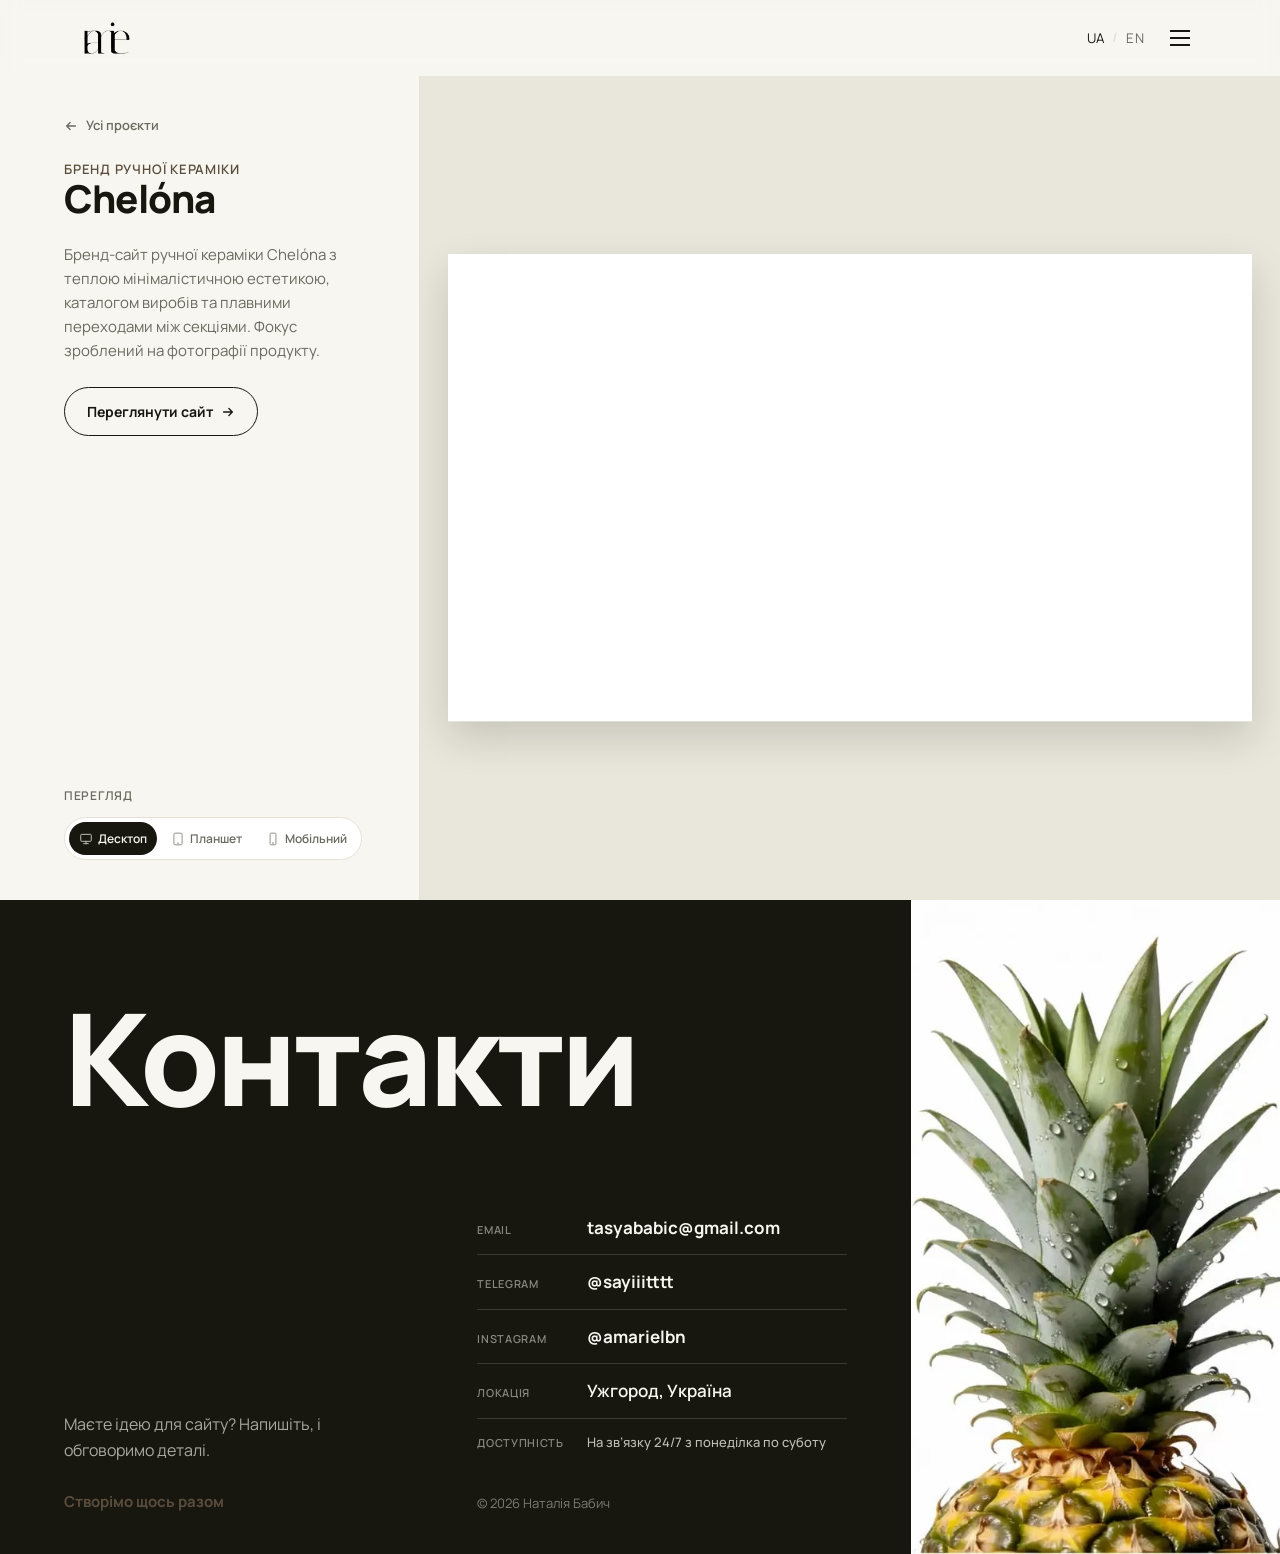
<file: project/chelona.html>
<!DOCTYPE html>
<html lang="uk">
<head>
<meta charset="UTF-8" />
<meta name="viewport" content="width=device-width, initial-scale=1, maximum-scale=1, user-scalable=no" />
<title>Chel&oacute;na, кейс проєкту | Наталія Бабич</title>
<meta name="description" content="Бренд-сайт ручної кераміки Chel&oacute;na: каталог виробів, тепла мінімалістична естетика, інтерактивний перегляд у трьох розмірах екрана." />
<meta name="author" content="Наталія Бабич" />
<link rel="canonical" href="https://amarielbn.vercel.app/project/chelona.html" />
<link rel="icon" href="../favicon.ico?v=2" sizes="any" />
<link rel="icon" type="image/png" sizes="256x256" href="../images/favicon-black.png" />
<link rel="apple-touch-icon" href="../images/apple-touch-icon-black.png" />

<link rel="preconnect" href="https://fonts.googleapis.com" />
<link rel="preconnect" href="https://fonts.gstatic.com" crossorigin />
<link href="https://fonts.googleapis.com/css2?family=Manrope:wght@400;500;600;700;800&display=swap" rel="stylesheet" />

<link rel="stylesheet" href="../css/variables.css?v=62" />
<link rel="stylesheet" href="../css/base.css?v=62" />
<link rel="stylesheet" href="../css/header.css?v=62" />
<link rel="stylesheet" href="../css/footer.css?v=62" />
<link rel="stylesheet" href="../css/project-page.css?v=62" />

<script>
window.PAGE_I18N = {
  "__title": { uk: "Chelóna, кейс проєкту | Наталія Бабич", en: "Chelóna, project case | Natalie Babych" },
  "__description": {
    uk: "Бренд-сайт ручної кераміки Chelóna: каталог виробів, тепла мінімалістична естетика, інтерактивний перегляд у трьох розмірах екрана.",
    en: "A brand site for handmade ceramics label Chelóna: product catalogue, warm minimal aesthetic, interactive preview across three screen sizes."
  },
  "project.tag": { uk: "Бренд ручної кераміки", en: "Handmade ceramics brand" },
  "project.desc": {
    uk: "Бренд-сайт ручної кераміки Chelóna з теплою мінімалістичною естетикою, каталогом виробів та плавними переходами між секціями. Фокус зроблений на фотографії продукту.",
    en: "A brand site for the handmade ceramics label Chelóna, with a warm minimal aesthetic, a product catalogue and smooth section transitions. The focus is on product photography."
  }
};
</script>
</head>
<body>

<header class="header">
  <div class="container header__inner">
    <a href="../index.html#top" class="header__logo" aria-label="Наталія Бабич"><img src="../images/logo.png" alt="Наталія Бабич" /></a>
    <nav class="header__nav">
      <ul class="header__nav-list">
        <li><a class="header__nav-link" data-i18n="nav.projects" href="../index.html#projects">Проєкти</a></li>
        <li><a class="header__nav-link" data-i18n="nav.services" href="../index.html#services">Послуги</a></li>
        <li><a class="header__nav-link" data-i18n="nav.process" href="../index.html#process">Процес</a></li>
        <li><a class="header__nav-link" data-i18n="nav.about" href="../index.html#about">Про мене</a></li>
        <li><a class="header__nav-link" data-i18n="nav.skills" href="../index.html#skills">Навички</a></li>
        <li><a class="header__nav-link" data-i18n="nav.contact" href="../index.html#contact">Контакти</a></li>
      </ul>
      <div class="header__actions">
        <div class="lang-switch">
          <button class="lang-switch__btn" data-lang="uk">UA</button>
          <span class="lang-switch__divider">/</span>
          <button class="lang-switch__btn" data-lang="en">EN</button>
        </div>
        <button class="header__burger" aria-label="Menu">
          <span></span><span></span><span></span>
        </button>
      </div>
    </nav>
  </div>
</header>

<main class="project-hero">
  <div class="project-hero__body">

    <aside class="project-panel">
      <div class="project-panel__top">
        <a class="project-panel__back" href="../index.html#projects">
          <svg width="14" height="14" viewBox="0 0 16 16" fill="none"><path d="M13 8H3M3 8L7 4M3 8L7 12" stroke="currentColor" stroke-width="1.5" stroke-linecap="round" stroke-linejoin="round"/></svg>
          <span data-i18n="project.back">Усі проєкти</span>
        </a>

        <div>
          <p class="project-panel__tag" data-i18n="project.tag">Бренд ручної кераміки</p>
          <h1 class="project-panel__name">Chel&oacute;na</h1>
        </div>

        <p class="project-panel__desc" data-i18n="project.desc">Бренд-сайт ручної кераміки Chel&oacute;na з теплою мінімалістичною естетикою, каталогом виробів та плавними переходами між секціями. Фокус зроблений на фотографії продукту.</p>

        <a class="project-panel__link" href="https://chelona.vercel.app" target="_blank" rel="noopener">
          <span data-i18n="project.visit">Переглянути сайт</span>
          <svg width="14" height="14" viewBox="0 0 16 16" fill="none"><path d="M3 8H13M13 8L9 4M13 8L9 12" stroke="currentColor" stroke-width="1.5" stroke-linecap="round" stroke-linejoin="round"/></svg>
        </a>
      </div>

      <div class="project-panel__bottom">
        <span class="device-switch__label" data-i18n="device.label">Перегляд</span>
        <div class="device-switch">
          <button class="device-switch__btn is-active" data-device="desktop">
            <svg width="14" height="14" viewBox="0 0 24 24" fill="none"><rect x="3" y="4" width="18" height="12" rx="1.5" stroke="currentColor" stroke-width="1.6"/><path d="M8 20H16M12 16V20" stroke="currentColor" stroke-width="1.6" stroke-linecap="round"/></svg>
            <span data-i18n="device.desktop">Десктоп</span>
          </button>
          <button class="device-switch__btn" data-device="tablet">
            <svg width="14" height="14" viewBox="0 0 24 24" fill="none"><rect x="5" y="2" width="14" height="20" rx="2" stroke="currentColor" stroke-width="1.6"/><path d="M11 19H13" stroke="currentColor" stroke-width="1.6" stroke-linecap="round"/></svg>
            <span data-i18n="device.tablet">Планшет</span>
          </button>
          <button class="device-switch__btn" data-device="mobile">
            <svg width="14" height="14" viewBox="0 0 24 24" fill="none"><rect x="7" y="2" width="10" height="20" rx="2" stroke="currentColor" stroke-width="1.6"/><path d="M11 19H13" stroke="currentColor" stroke-width="1.6" stroke-linecap="round"/></svg>
            <span data-i18n="device.mobile">Мобільний</span>
          </button>
        </div>
      </div>
    </aside>

    <div class="project-preview">
      <div class="project-preview__frame" id="previewDevice" data-device="desktop">
        <iframe src="https://chelona.vercel.app" title="Chel&oacute;na, живий перегляд сайту" loading="lazy" referrerpolicy="no-referrer"></iframe>
      </div>
    </div>

  </div>
</main>

<footer class="footer" id="contact">
  <div class="footer__grid">
    <h2 class="footer__heading" data-i18n="footer.heading">Контакти</h2>

    <div class="footer__intro">
      <p class="footer__lead" data-i18n="footer.lead">Маєте ідею для сайту? Напишіть, і обговоримо деталі.</p>
      <p class="footer__closing" data-i18n="footer.closing">Створімо щось разом</p>
    </div>

    <div class="footer__details">
      <div class="footer__links">
        <div class="footer__link-row">
          <span class="footer__link-label" data-i18n="footer.label.email">Email</span>
          <a class="footer__link-value" href="https://mail.google.com/mail/?view=cm&amp;to=tasyababic@gmail.com" target="_blank" rel="noopener">tasyababic@gmail.com</a>
        </div>
        <div class="footer__link-row">
          <span class="footer__link-label" data-i18n="footer.label.telegram">Telegram</span>
          <a class="footer__link-value" href="https://t.me/sayiiitttt" target="_blank" rel="noopener">@sayiiitttt</a>
        </div>
        <div class="footer__link-row">
          <span class="footer__link-label" data-i18n="footer.label.instagram">Instagram</span>
          <a class="footer__link-value" href="https://www.instagram.com/amarielbn?stkn=MTI4dDVxYmJ3NGdxbg%3D%3D&amp;utm_source=qr" target="_blank" rel="noopener">@amarielbn</a>
        </div>
        <div class="footer__link-row">
          <span class="footer__link-label" data-i18n="footer.label.location">Локація</span>
          <span class="footer__link-value footer__link-value--static" data-i18n="footer.location">Ужгород, Україна</span>
        </div>
        <div class="footer__link-row footer__link-row--last">
          <span class="footer__link-label" data-i18n="footer.label.availability">Доступність</span>
          <span class="footer__link-value footer__link-value--static footer__link-value--small" data-i18n="footer.availability">На зв&rsquo;язку 24/7 з понеділка по суботу</span>
        </div>
      </div>

      <div class="footer__bottom">
        <span data-i18n="footer.rights">&copy; 2026 Наталія Бабич</span>
      </div>
    </div>

    <div class="footer__image">
      <img src="../images/7-img-right.webp" alt="" loading="lazy" decoding="async" />
    </div>
  </div>
</footer>

<script src="../js/i18n.js"></script>
<script src="../js/main.js?v=62"></script>
<script src="../js/project-preview.js?v=62"></script>
</body>
</html>
</file>
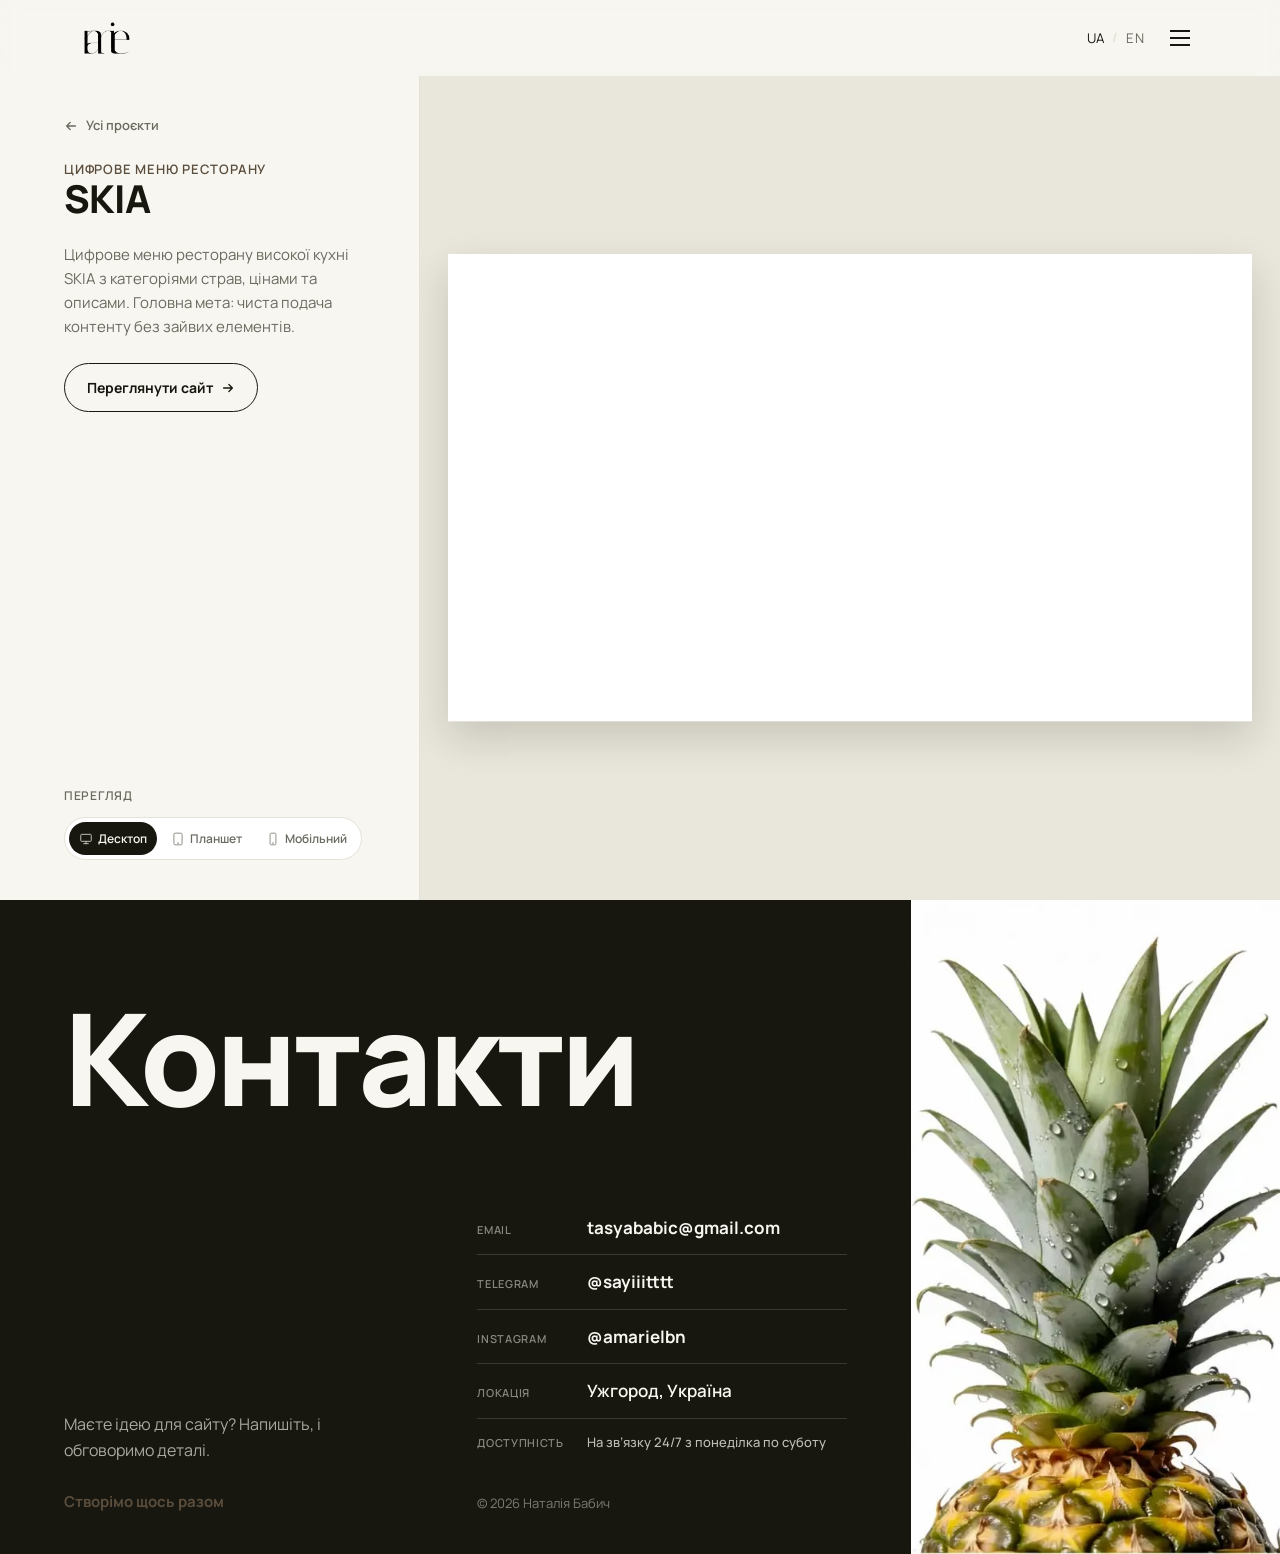
<file: project/skia.html>
<!DOCTYPE html>
<html lang="uk">
<head>
<meta charset="UTF-8" />
<meta name="viewport" content="width=device-width, initial-scale=1, maximum-scale=1, user-scalable=no" />
<title>SKIA, кейс проєкту | Наталія Бабич</title>
<meta name="description" content="Цифрове меню ресторану високої кухні SKIA: категорії страв, ціни, описи та інтерактивний перегляд у трьох розмірах екрана." />
<meta name="author" content="Наталія Бабич" />
<link rel="canonical" href="https://amarielbn.vercel.app/project/skia.html" />
<link rel="icon" href="../favicon.ico?v=2" sizes="any" />
<link rel="icon" type="image/png" sizes="256x256" href="../images/favicon-black.png" />
<link rel="apple-touch-icon" href="../images/apple-touch-icon-black.png" />

<link rel="preconnect" href="https://fonts.googleapis.com" />
<link rel="preconnect" href="https://fonts.gstatic.com" crossorigin />
<link href="https://fonts.googleapis.com/css2?family=Manrope:wght@400;500;600;700;800&display=swap" rel="stylesheet" />

<link rel="stylesheet" href="../css/variables.css?v=62" />
<link rel="stylesheet" href="../css/base.css?v=62" />
<link rel="stylesheet" href="../css/header.css?v=62" />
<link rel="stylesheet" href="../css/footer.css?v=62" />
<link rel="stylesheet" href="../css/project-page.css?v=62" />

<script>
window.PAGE_I18N = {
  "__title": { uk: "SKIA, кейс проєкту | Наталія Бабич", en: "SKIA, project case | Natalie Babych" },
  "__description": {
    uk: "Цифрове меню ресторану високої кухні SKIA: категорії страв, ціни, описи та інтерактивний перегляд у трьох розмірах екрана.",
    en: "A digital menu for the fine dining restaurant SKIA: categorised dishes, prices, descriptions and an interactive preview across three screen sizes."
  },
  "project.tag": { uk: "Цифрове меню ресторану", en: "Restaurant digital menu" },
  "project.desc": {
    uk: "Цифрове меню ресторану високої кухні SKIA з категоріями страв, цінами та описами. Головна мета: чиста подача контенту без зайвих елементів.",
    en: "A digital menu for the fine dining restaurant SKIA, with categorised dishes, prices and descriptions. The main goal was clean content presentation with no unnecessary elements."
  }
};
</script>
</head>
<body>

<header class="header">
  <div class="container header__inner">
    <a href="../index.html#top" class="header__logo" aria-label="Наталія Бабич"><img src="../images/logo.png" alt="Наталія Бабич" /></a>
    <nav class="header__nav">
      <ul class="header__nav-list">
        <li><a class="header__nav-link" data-i18n="nav.projects" href="../index.html#projects">Проєкти</a></li>
        <li><a class="header__nav-link" data-i18n="nav.services" href="../index.html#services">Послуги</a></li>
        <li><a class="header__nav-link" data-i18n="nav.process" href="../index.html#process">Процес</a></li>
        <li><a class="header__nav-link" data-i18n="nav.about" href="../index.html#about">Про мене</a></li>
        <li><a class="header__nav-link" data-i18n="nav.skills" href="../index.html#skills">Навички</a></li>
        <li><a class="header__nav-link" data-i18n="nav.contact" href="../index.html#contact">Контакти</a></li>
      </ul>
      <div class="header__actions">
        <div class="lang-switch">
          <button class="lang-switch__btn" data-lang="uk">UA</button>
          <span class="lang-switch__divider">/</span>
          <button class="lang-switch__btn" data-lang="en">EN</button>
        </div>
        <button class="header__burger" aria-label="Menu">
          <span></span><span></span><span></span>
        </button>
      </div>
    </nav>
  </div>
</header>

<main class="project-hero">
  <div class="project-hero__body">

    <aside class="project-panel">
      <div class="project-panel__top">
        <a class="project-panel__back" href="../index.html#projects">
          <svg width="14" height="14" viewBox="0 0 16 16" fill="none"><path d="M13 8H3M3 8L7 4M3 8L7 12" stroke="currentColor" stroke-width="1.5" stroke-linecap="round" stroke-linejoin="round"/></svg>
          <span data-i18n="project.back">Усі проєкти</span>
        </a>

        <div>
          <p class="project-panel__tag" data-i18n="project.tag">Цифрове меню ресторану</p>
          <h1 class="project-panel__name">SKIA</h1>
        </div>

        <p class="project-panel__desc" data-i18n="project.desc">Цифрове меню ресторану високої кухні SKIA з категоріями страв, цінами та описами. Головна мета: чиста подача контенту без зайвих елементів.</p>

        <a class="project-panel__link" href="https://skia-restaurant.vercel.app" target="_blank" rel="noopener">
          <span data-i18n="project.visit">Переглянути сайт</span>
          <svg width="14" height="14" viewBox="0 0 16 16" fill="none"><path d="M3 8H13M13 8L9 4M13 8L9 12" stroke="currentColor" stroke-width="1.5" stroke-linecap="round" stroke-linejoin="round"/></svg>
        </a>
      </div>

      <div class="project-panel__bottom">
        <span class="device-switch__label" data-i18n="device.label">Перегляд</span>
        <div class="device-switch">
          <button class="device-switch__btn is-active" data-device="desktop">
            <svg width="14" height="14" viewBox="0 0 24 24" fill="none"><rect x="3" y="4" width="18" height="12" rx="1.5" stroke="currentColor" stroke-width="1.6"/><path d="M8 20H16M12 16V20" stroke="currentColor" stroke-width="1.6" stroke-linecap="round"/></svg>
            <span data-i18n="device.desktop">Десктоп</span>
          </button>
          <button class="device-switch__btn" data-device="tablet">
            <svg width="14" height="14" viewBox="0 0 24 24" fill="none"><rect x="5" y="2" width="14" height="20" rx="2" stroke="currentColor" stroke-width="1.6"/><path d="M11 19H13" stroke="currentColor" stroke-width="1.6" stroke-linecap="round"/></svg>
            <span data-i18n="device.tablet">Планшет</span>
          </button>
          <button class="device-switch__btn" data-device="mobile">
            <svg width="14" height="14" viewBox="0 0 24 24" fill="none"><rect x="7" y="2" width="10" height="20" rx="2" stroke="currentColor" stroke-width="1.6"/><path d="M11 19H13" stroke="currentColor" stroke-width="1.6" stroke-linecap="round"/></svg>
            <span data-i18n="device.mobile">Мобільний</span>
          </button>
        </div>
      </div>
    </aside>

    <div class="project-preview">
      <div class="project-preview__frame" id="previewDevice" data-device="desktop">
        <iframe src="https://skia-restaurant.vercel.app" title="SKIA, живий перегляд сайту" loading="lazy" referrerpolicy="no-referrer"></iframe>
      </div>
    </div>

  </div>
</main>

<footer class="footer" id="contact">
  <div class="footer__grid">
    <h2 class="footer__heading" data-i18n="footer.heading">Контакти</h2>

    <div class="footer__intro">
      <p class="footer__lead" data-i18n="footer.lead">Маєте ідею для сайту? Напишіть, і обговоримо деталі.</p>
      <p class="footer__closing" data-i18n="footer.closing">Створімо щось разом</p>
    </div>

    <div class="footer__details">
      <div class="footer__links">
        <div class="footer__link-row">
          <span class="footer__link-label" data-i18n="footer.label.email">Email</span>
          <a class="footer__link-value" href="https://mail.google.com/mail/?view=cm&amp;to=tasyababic@gmail.com" target="_blank" rel="noopener">tasyababic@gmail.com</a>
        </div>
        <div class="footer__link-row">
          <span class="footer__link-label" data-i18n="footer.label.telegram">Telegram</span>
          <a class="footer__link-value" href="https://t.me/sayiiitttt" target="_blank" rel="noopener">@sayiiitttt</a>
        </div>
        <div class="footer__link-row">
          <span class="footer__link-label" data-i18n="footer.label.instagram">Instagram</span>
          <a class="footer__link-value" href="https://www.instagram.com/amarielbn?stkn=MTI4dDVxYmJ3NGdxbg%3D%3D&amp;utm_source=qr" target="_blank" rel="noopener">@amarielbn</a>
        </div>
        <div class="footer__link-row">
          <span class="footer__link-label" data-i18n="footer.label.location">Локація</span>
          <span class="footer__link-value footer__link-value--static" data-i18n="footer.location">Ужгород, Україна</span>
        </div>
        <div class="footer__link-row footer__link-row--last">
          <span class="footer__link-label" data-i18n="footer.label.availability">Доступність</span>
          <span class="footer__link-value footer__link-value--static footer__link-value--small" data-i18n="footer.availability">На зв&rsquo;язку 24/7 з понеділка по суботу</span>
        </div>
      </div>

      <div class="footer__bottom">
        <span data-i18n="footer.rights">&copy; 2026 Наталія Бабич</span>
      </div>
    </div>

    <div class="footer__image">
      <img src="../images/7-img-right.webp" alt="" loading="lazy" decoding="async" />
    </div>
  </div>
</footer>

<script src="../js/i18n.js"></script>
<script src="../js/main.js?v=62"></script>
<script src="../js/project-preview.js?v=62"></script>
</body>
</html>
</file>
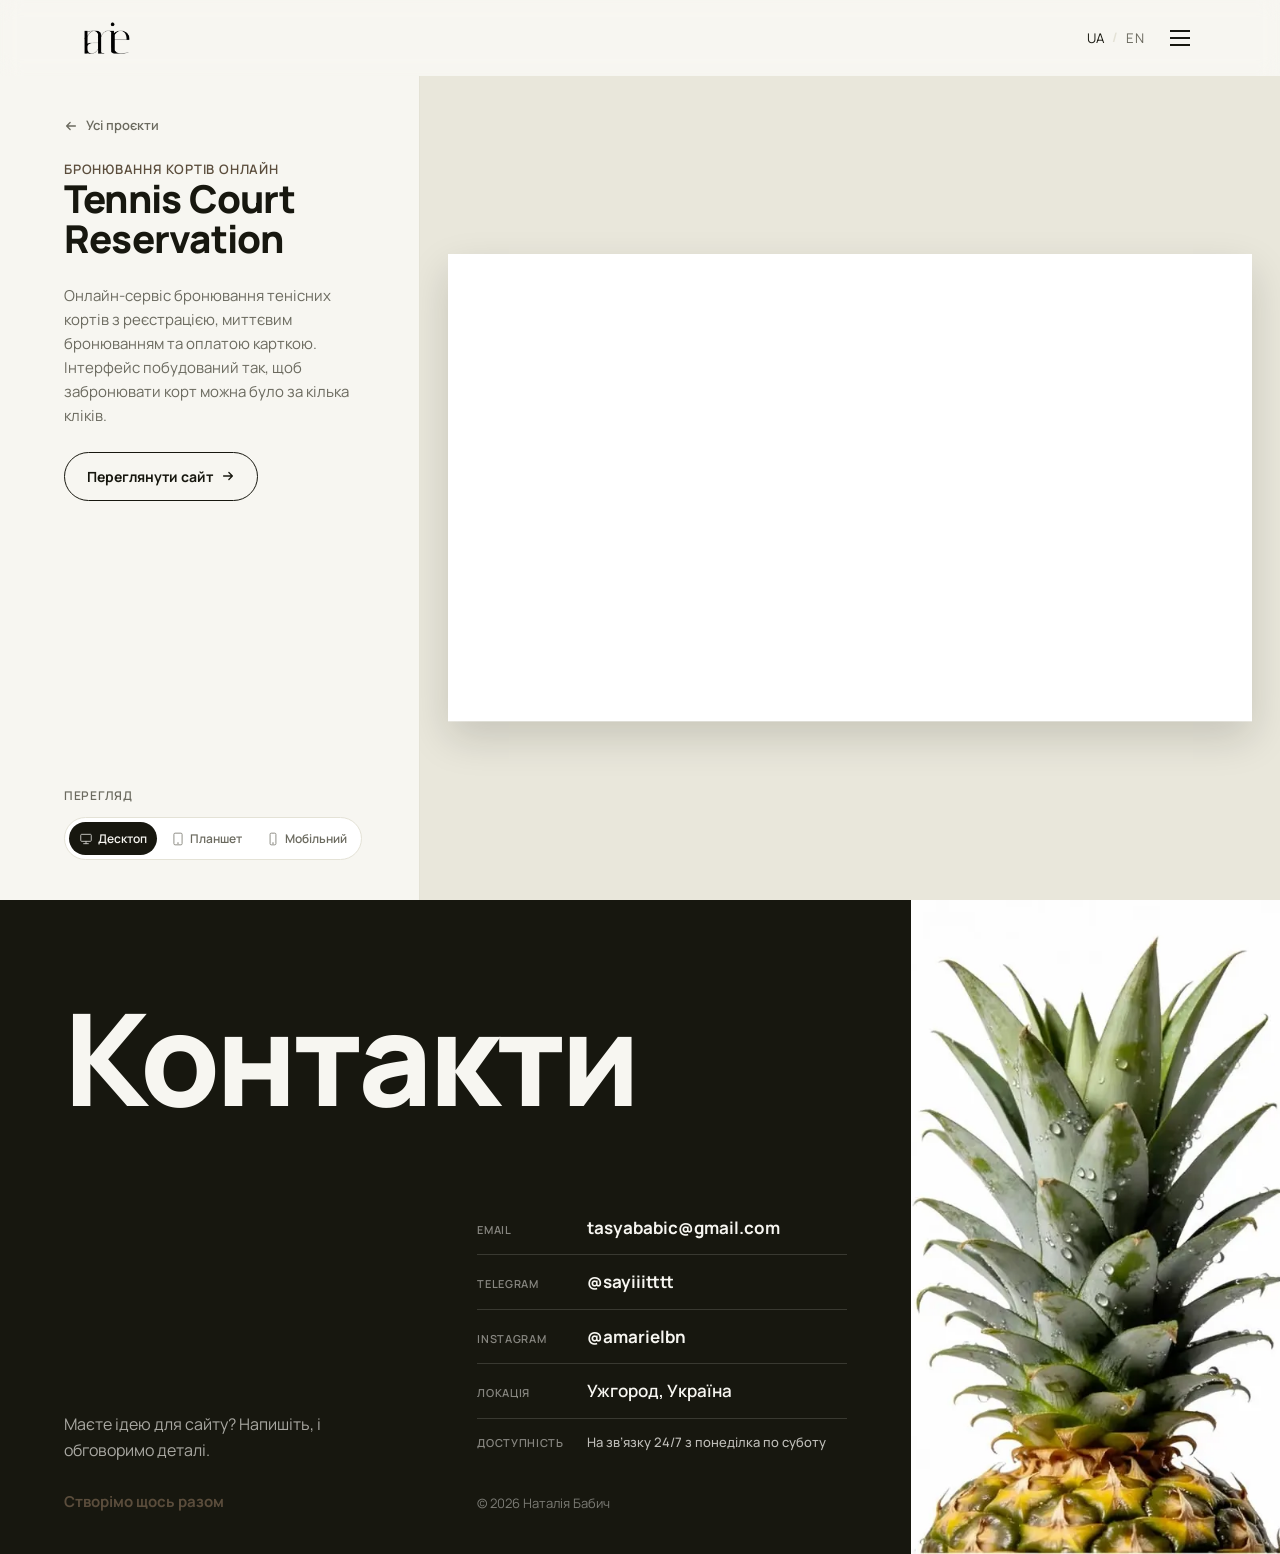
<file: project/tennis-court-reservation.html>
<!DOCTYPE html>
<html lang="uk">
<head>
<meta charset="UTF-8" />
<meta name="viewport" content="width=device-width, initial-scale=1, maximum-scale=1, user-scalable=no" />
<title>Tennis Court Reservation, кейс проєкту | Наталія Бабич</title>
<meta name="description" content="Онлайн-бронювання тенісних кортів з реєстрацією, миттєвим бронюванням і оплатою. Інтерактивний перегляд у трьох розмірах екрана." />
<meta name="author" content="Наталія Бабич" />
<link rel="canonical" href="https://amarielbn.vercel.app/project/tennis-court-reservation.html" />
<link rel="icon" href="../favicon.ico?v=2" sizes="any" />
<link rel="icon" type="image/png" sizes="256x256" href="../images/favicon-black.png" />
<link rel="apple-touch-icon" href="../images/apple-touch-icon-black.png" />

<link rel="preconnect" href="https://fonts.googleapis.com" />
<link rel="preconnect" href="https://fonts.gstatic.com" crossorigin />
<link href="https://fonts.googleapis.com/css2?family=Manrope:wght@400;500;600;700;800&display=swap" rel="stylesheet" />

<link rel="stylesheet" href="../css/variables.css?v=62" />
<link rel="stylesheet" href="../css/base.css?v=62" />
<link rel="stylesheet" href="../css/header.css?v=62" />
<link rel="stylesheet" href="../css/footer.css?v=62" />
<link rel="stylesheet" href="../css/project-page.css?v=62" />

<script>
window.PAGE_I18N = {
  "__title": { uk: "Tennis Court Reservation, кейс проєкту | Наталія Бабич", en: "Tennis Court Reservation, project case | Natalie Babych" },
  "__description": {
    uk: "Онлайн-бронювання тенісних кортів з реєстрацією, миттєвим бронюванням і оплатою. Інтерактивний перегляд у трьох розмірах екрана.",
    en: "Online tennis court booking with registration, instant reservations and payment. Interactive preview across three screen sizes."
  },
  "project.tag": { uk: "Бронювання кортів онлайн", en: "Online court booking" },
  "project.desc": {
    uk: "Онлайн-сервіс бронювання тенісних кортів з реєстрацією, миттєвим бронюванням та оплатою карткою. Інтерфейс побудований так, щоб забронювати корт можна було за кілька кліків.",
    en: "An online tennis court booking service with registration, instant reservations and card payment. The interface is built so a court can be booked in just a few clicks."
  }
};
</script>
</head>
<body>

<header class="header">
  <div class="container header__inner">
    <a href="../index.html#top" class="header__logo" aria-label="Наталія Бабич"><img src="../images/logo.png" alt="Наталія Бабич" /></a>
    <nav class="header__nav">
      <ul class="header__nav-list">
        <li><a class="header__nav-link" data-i18n="nav.projects" href="../index.html#projects">Проєкти</a></li>
        <li><a class="header__nav-link" data-i18n="nav.services" href="../index.html#services">Послуги</a></li>
        <li><a class="header__nav-link" data-i18n="nav.process" href="../index.html#process">Процес</a></li>
        <li><a class="header__nav-link" data-i18n="nav.about" href="../index.html#about">Про мене</a></li>
        <li><a class="header__nav-link" data-i18n="nav.skills" href="../index.html#skills">Навички</a></li>
        <li><a class="header__nav-link" data-i18n="nav.contact" href="../index.html#contact">Контакти</a></li>
      </ul>
      <div class="header__actions">
        <div class="lang-switch">
          <button class="lang-switch__btn" data-lang="uk">UA</button>
          <span class="lang-switch__divider">/</span>
          <button class="lang-switch__btn" data-lang="en">EN</button>
        </div>
        <button class="header__burger" aria-label="Menu">
          <span></span><span></span><span></span>
        </button>
      </div>
    </nav>
  </div>
</header>

<main class="project-hero">
  <div class="project-hero__body">

    <aside class="project-panel">
      <div class="project-panel__top">
        <a class="project-panel__back" href="../index.html#projects">
          <svg width="14" height="14" viewBox="0 0 16 16" fill="none"><path d="M13 8H3M3 8L7 4M3 8L7 12" stroke="currentColor" stroke-width="1.5" stroke-linecap="round" stroke-linejoin="round"/></svg>
          <span data-i18n="project.back">Усі проєкти</span>
        </a>

        <div>
          <p class="project-panel__tag" data-i18n="project.tag">Бронювання кортів онлайн</p>
          <h1 class="project-panel__name">Tennis Court Reservation</h1>
        </div>

        <p class="project-panel__desc" data-i18n="project.desc">Онлайн-сервіс бронювання тенісних кортів з реєстрацією, миттєвим бронюванням та оплатою карткою. Інтерфейс побудований так, щоб забронювати корт можна було за кілька кліків.</p>

        <a class="project-panel__link" href="https://tennis-court-reservation-lovat.vercel.app/" target="_blank" rel="noopener">
          <span data-i18n="project.visit">Переглянути сайт</span>
          <svg width="14" height="14" viewBox="0 0 16 16" fill="none"><path d="M3 8H13M13 8L9 4M13 8L9 12" stroke="currentColor" stroke-width="1.5" stroke-linecap="round" stroke-linejoin="round"/></svg>
        </a>
      </div>

      <div class="project-panel__bottom">
        <span class="device-switch__label" data-i18n="device.label">Перегляд</span>
        <div class="device-switch">
          <button class="device-switch__btn is-active" data-device="desktop">
            <svg width="14" height="14" viewBox="0 0 24 24" fill="none"><rect x="3" y="4" width="18" height="12" rx="1.5" stroke="currentColor" stroke-width="1.6"/><path d="M8 20H16M12 16V20" stroke="currentColor" stroke-width="1.6" stroke-linecap="round"/></svg>
            <span data-i18n="device.desktop">Десктоп</span>
          </button>
          <button class="device-switch__btn" data-device="tablet">
            <svg width="14" height="14" viewBox="0 0 24 24" fill="none"><rect x="5" y="2" width="14" height="20" rx="2" stroke="currentColor" stroke-width="1.6"/><path d="M11 19H13" stroke="currentColor" stroke-width="1.6" stroke-linecap="round"/></svg>
            <span data-i18n="device.tablet">Планшет</span>
          </button>
          <button class="device-switch__btn" data-device="mobile">
            <svg width="14" height="14" viewBox="0 0 24 24" fill="none"><rect x="7" y="2" width="10" height="20" rx="2" stroke="currentColor" stroke-width="1.6"/><path d="M11 19H13" stroke="currentColor" stroke-width="1.6" stroke-linecap="round"/></svg>
            <span data-i18n="device.mobile">Мобільний</span>
          </button>
        </div>
      </div>
    </aside>

    <div class="project-preview">
      <div class="project-preview__frame" id="previewDevice" data-device="desktop">
        <iframe src="https://tennis-court-reservation-lovat.vercel.app/" title="Tennis Court Reservation, живий перегляд сайту" loading="lazy" referrerpolicy="no-referrer"></iframe>
      </div>
    </div>

  </div>
</main>

<footer class="footer" id="contact">
  <div class="footer__grid">
    <h2 class="footer__heading" data-i18n="footer.heading">Контакти</h2>

    <div class="footer__intro">
      <p class="footer__lead" data-i18n="footer.lead">Маєте ідею для сайту? Напишіть, і обговоримо деталі.</p>
      <p class="footer__closing" data-i18n="footer.closing">Створімо щось разом</p>
    </div>

    <div class="footer__details">
      <div class="footer__links">
        <div class="footer__link-row">
          <span class="footer__link-label" data-i18n="footer.label.email">Email</span>
          <a class="footer__link-value" href="https://mail.google.com/mail/?view=cm&amp;to=tasyababic@gmail.com" target="_blank" rel="noopener">tasyababic@gmail.com</a>
        </div>
        <div class="footer__link-row">
          <span class="footer__link-label" data-i18n="footer.label.telegram">Telegram</span>
          <a class="footer__link-value" href="https://t.me/sayiiitttt" target="_blank" rel="noopener">@sayiiitttt</a>
        </div>
        <div class="footer__link-row">
          <span class="footer__link-label" data-i18n="footer.label.instagram">Instagram</span>
          <a class="footer__link-value" href="https://www.instagram.com/amarielbn?stkn=MTI4dDVxYmJ3NGdxbg%3D%3D&amp;utm_source=qr" target="_blank" rel="noopener">@amarielbn</a>
        </div>
        <div class="footer__link-row">
          <span class="footer__link-label" data-i18n="footer.label.location">Локація</span>
          <span class="footer__link-value footer__link-value--static" data-i18n="footer.location">Ужгород, Україна</span>
        </div>
        <div class="footer__link-row footer__link-row--last">
          <span class="footer__link-label" data-i18n="footer.label.availability">Доступність</span>
          <span class="footer__link-value footer__link-value--static footer__link-value--small" data-i18n="footer.availability">На зв&rsquo;язку 24/7 з понеділка по суботу</span>
        </div>
      </div>

      <div class="footer__bottom">
        <span data-i18n="footer.rights">&copy; 2026 Наталія Бабич</span>
      </div>
    </div>

    <div class="footer__image">
      <img src="../images/7-img-right.webp" alt="" loading="lazy" decoding="async" />
    </div>
  </div>
</footer>

<script src="../js/i18n.js"></script>
<script src="../js/main.js?v=62"></script>
<script src="../js/project-preview.js?v=62"></script>
</body>
</html>
</file>
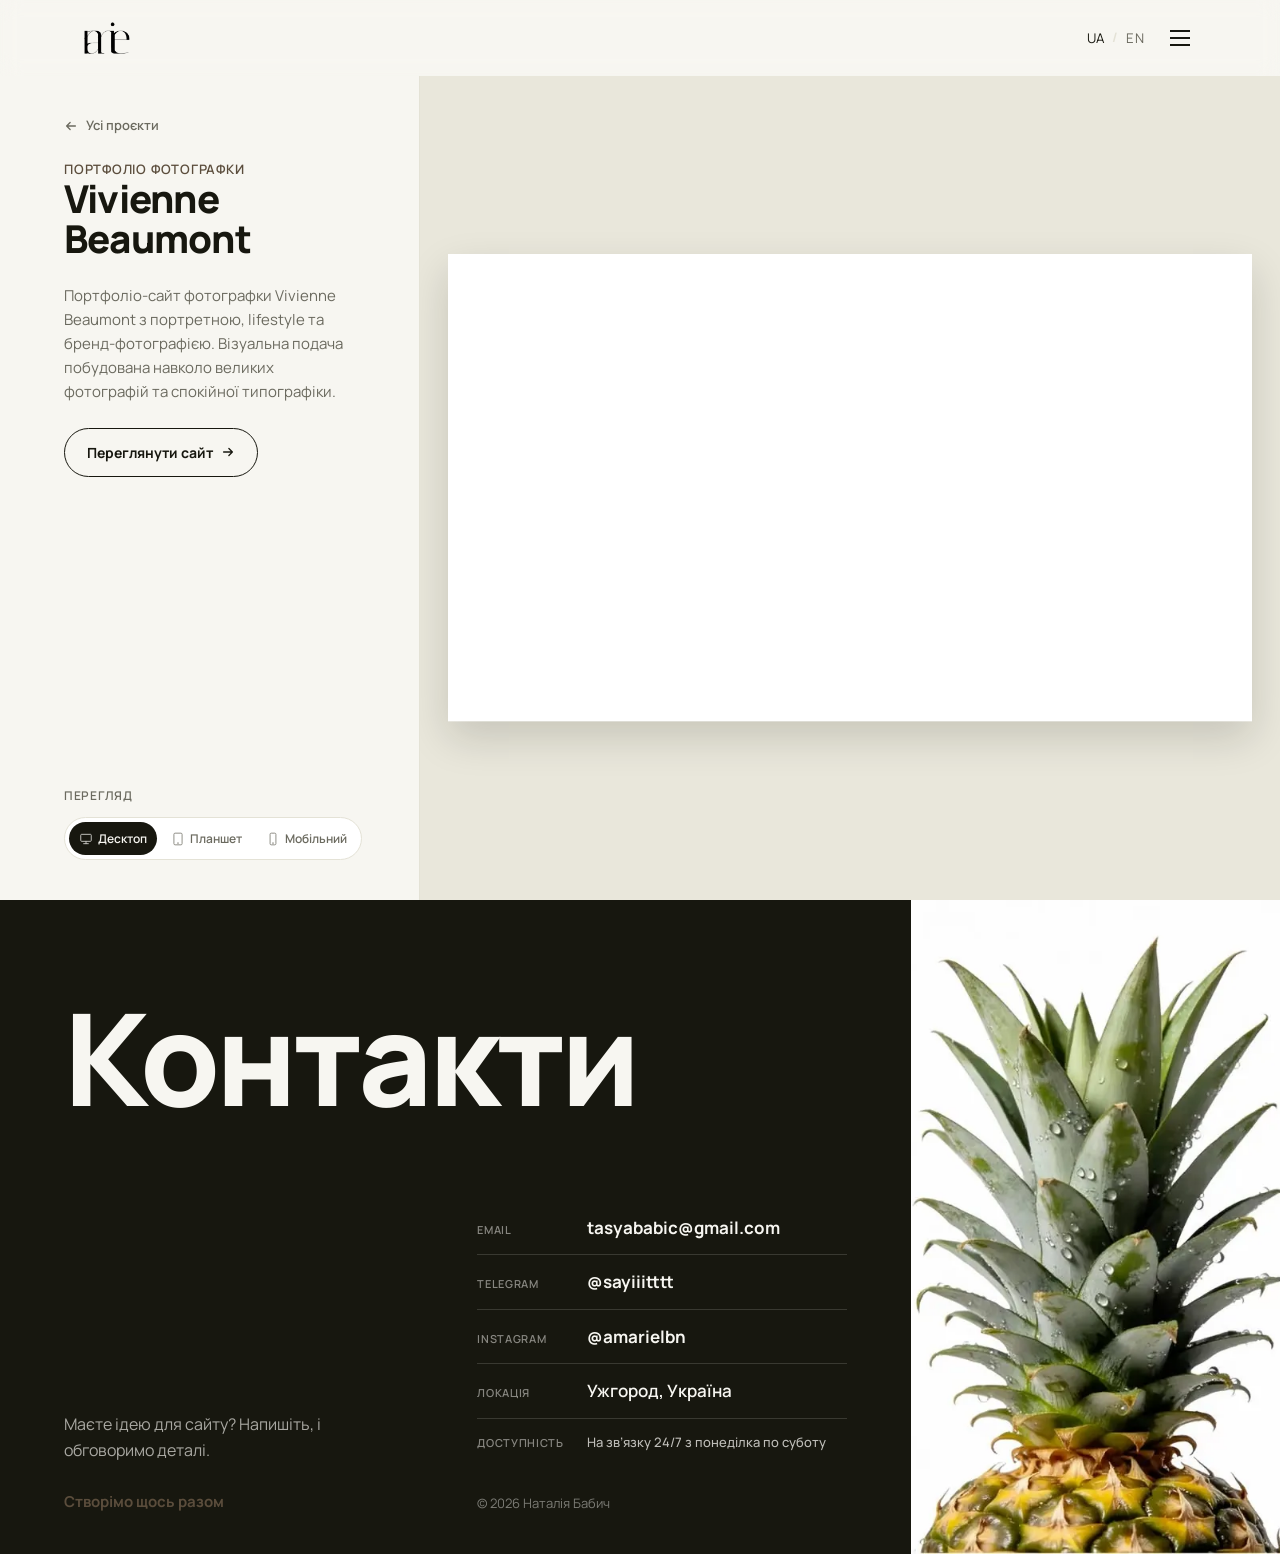
<file: project/vivienne-beaumont.html>
<!DOCTYPE html>
<html lang="uk">
<head>
<meta charset="UTF-8" />
<meta name="viewport" content="width=device-width, initial-scale=1, maximum-scale=1, user-scalable=no" />
<title>Vivienne Beaumont, кейс проєкту | Наталія Бабич</title>
<meta name="description" content="Портфоліо-сайт фотографки Vivienne Beaumont: портретна та lifestyle фотографія, велика типографіка, інтерактивний перегляд у трьох розмірах екрана." />
<meta name="author" content="Наталія Бабич" />
<link rel="canonical" href="https://amarielbn.vercel.app/project/vivienne-beaumont.html" />
<link rel="icon" href="../favicon.ico?v=2" sizes="any" />
<link rel="icon" type="image/png" sizes="256x256" href="../images/favicon-black.png" />
<link rel="apple-touch-icon" href="../images/apple-touch-icon-black.png" />

<link rel="preconnect" href="https://fonts.googleapis.com" />
<link rel="preconnect" href="https://fonts.gstatic.com" crossorigin />
<link href="https://fonts.googleapis.com/css2?family=Manrope:wght@400;500;600;700;800&display=swap" rel="stylesheet" />

<link rel="stylesheet" href="../css/variables.css?v=62" />
<link rel="stylesheet" href="../css/base.css?v=62" />
<link rel="stylesheet" href="../css/header.css?v=62" />
<link rel="stylesheet" href="../css/footer.css?v=62" />
<link rel="stylesheet" href="../css/project-page.css?v=62" />

<script>
window.PAGE_I18N = {
  "__title": { uk: "Vivienne Beaumont, кейс проєкту | Наталія Бабич", en: "Vivienne Beaumont, project case | Natalie Babych" },
  "__description": {
    uk: "Портфоліо-сайт фотографки Vivienne Beaumont: портретна та lifestyle фотографія, велика типографіка, інтерактивний перегляд у трьох розмірах екрана.",
    en: "A portfolio site for photographer Vivienne Beaumont: portrait and lifestyle photography, large typography, interactive preview across three screen sizes."
  },
  "project.tag": { uk: "Портфоліо фотографки", en: "Photographer portfolio" },
  "project.desc": {
    uk: "Портфоліо-сайт фотографки Vivienne Beaumont з портретною, lifestyle та бренд-фотографією. Візуальна подача побудована навколо великих фотографій та спокійної типографіки.",
    en: "A portfolio site for photographer Vivienne Beaumont, featuring portrait, lifestyle and brand photography. The visual layout is built around large imagery and calm typography."
  }
};
</script>
</head>
<body>

<header class="header">
  <div class="container header__inner">
    <a href="../index.html#top" class="header__logo" aria-label="Наталія Бабич"><img src="../images/logo.png" alt="Наталія Бабич" /></a>
    <nav class="header__nav">
      <ul class="header__nav-list">
        <li><a class="header__nav-link" data-i18n="nav.projects" href="../index.html#projects">Проєкти</a></li>
        <li><a class="header__nav-link" data-i18n="nav.services" href="../index.html#services">Послуги</a></li>
        <li><a class="header__nav-link" data-i18n="nav.process" href="../index.html#process">Процес</a></li>
        <li><a class="header__nav-link" data-i18n="nav.about" href="../index.html#about">Про мене</a></li>
        <li><a class="header__nav-link" data-i18n="nav.skills" href="../index.html#skills">Навички</a></li>
        <li><a class="header__nav-link" data-i18n="nav.contact" href="../index.html#contact">Контакти</a></li>
      </ul>
      <div class="header__actions">
        <div class="lang-switch">
          <button class="lang-switch__btn" data-lang="uk">UA</button>
          <span class="lang-switch__divider">/</span>
          <button class="lang-switch__btn" data-lang="en">EN</button>
        </div>
        <button class="header__burger" aria-label="Menu">
          <span></span><span></span><span></span>
        </button>
      </div>
    </nav>
  </div>
</header>

<main class="project-hero">
  <div class="project-hero__body">

    <aside class="project-panel">
      <div class="project-panel__top">
        <a class="project-panel__back" href="../index.html#projects">
          <svg width="14" height="14" viewBox="0 0 16 16" fill="none"><path d="M13 8H3M3 8L7 4M3 8L7 12" stroke="currentColor" stroke-width="1.5" stroke-linecap="round" stroke-linejoin="round"/></svg>
          <span data-i18n="project.back">Усі проєкти</span>
        </a>

        <div>
          <p class="project-panel__tag" data-i18n="project.tag">Портфоліо фотографки</p>
          <h1 class="project-panel__name">Vivienne Beaumont</h1>
        </div>

        <p class="project-panel__desc" data-i18n="project.desc">Портфоліо-сайт фотографки Vivienne Beaumont з портретною, lifestyle та бренд-фотографією. Візуальна подача побудована навколо великих фотографій та спокійної типографіки.</p>

        <a class="project-panel__link" href="https://photogr-portfolio.vercel.app" target="_blank" rel="noopener">
          <span data-i18n="project.visit">Переглянути сайт</span>
          <svg width="14" height="14" viewBox="0 0 16 16" fill="none"><path d="M3 8H13M13 8L9 4M13 8L9 12" stroke="currentColor" stroke-width="1.5" stroke-linecap="round" stroke-linejoin="round"/></svg>
        </a>
      </div>

      <div class="project-panel__bottom">
        <span class="device-switch__label" data-i18n="device.label">Перегляд</span>
        <div class="device-switch">
          <button class="device-switch__btn is-active" data-device="desktop">
            <svg width="14" height="14" viewBox="0 0 24 24" fill="none"><rect x="3" y="4" width="18" height="12" rx="1.5" stroke="currentColor" stroke-width="1.6"/><path d="M8 20H16M12 16V20" stroke="currentColor" stroke-width="1.6" stroke-linecap="round"/></svg>
            <span data-i18n="device.desktop">Десктоп</span>
          </button>
          <button class="device-switch__btn" data-device="tablet">
            <svg width="14" height="14" viewBox="0 0 24 24" fill="none"><rect x="5" y="2" width="14" height="20" rx="2" stroke="currentColor" stroke-width="1.6"/><path d="M11 19H13" stroke="currentColor" stroke-width="1.6" stroke-linecap="round"/></svg>
            <span data-i18n="device.tablet">Планшет</span>
          </button>
          <button class="device-switch__btn" data-device="mobile">
            <svg width="14" height="14" viewBox="0 0 24 24" fill="none"><rect x="7" y="2" width="10" height="20" rx="2" stroke="currentColor" stroke-width="1.6"/><path d="M11 19H13" stroke="currentColor" stroke-width="1.6" stroke-linecap="round"/></svg>
            <span data-i18n="device.mobile">Мобільний</span>
          </button>
        </div>
      </div>
    </aside>

    <div class="project-preview">
      <div class="project-preview__frame" id="previewDevice" data-device="desktop">
        <iframe src="https://photogr-portfolio.vercel.app" title="Vivienne Beaumont, живий перегляд сайту" loading="lazy" referrerpolicy="no-referrer"></iframe>
      </div>
    </div>

  </div>
</main>

<footer class="footer" id="contact">
  <div class="footer__grid">
    <h2 class="footer__heading" data-i18n="footer.heading">Контакти</h2>

    <div class="footer__intro">
      <p class="footer__lead" data-i18n="footer.lead">Маєте ідею для сайту? Напишіть, і обговоримо деталі.</p>
      <p class="footer__closing" data-i18n="footer.closing">Створімо щось разом</p>
    </div>

    <div class="footer__details">
      <div class="footer__links">
        <div class="footer__link-row">
          <span class="footer__link-label" data-i18n="footer.label.email">Email</span>
          <a class="footer__link-value" href="https://mail.google.com/mail/?view=cm&amp;to=tasyababic@gmail.com" target="_blank" rel="noopener">tasyababic@gmail.com</a>
        </div>
        <div class="footer__link-row">
          <span class="footer__link-label" data-i18n="footer.label.telegram">Telegram</span>
          <a class="footer__link-value" href="https://t.me/sayiiitttt" target="_blank" rel="noopener">@sayiiitttt</a>
        </div>
        <div class="footer__link-row">
          <span class="footer__link-label" data-i18n="footer.label.instagram">Instagram</span>
          <a class="footer__link-value" href="https://www.instagram.com/amarielbn?stkn=MTI4dDVxYmJ3NGdxbg%3D%3D&amp;utm_source=qr" target="_blank" rel="noopener">@amarielbn</a>
        </div>
        <div class="footer__link-row">
          <span class="footer__link-label" data-i18n="footer.label.location">Локація</span>
          <span class="footer__link-value footer__link-value--static" data-i18n="footer.location">Ужгород, Україна</span>
        </div>
        <div class="footer__link-row footer__link-row--last">
          <span class="footer__link-label" data-i18n="footer.label.availability">Доступність</span>
          <span class="footer__link-value footer__link-value--static footer__link-value--small" data-i18n="footer.availability">На зв&rsquo;язку 24/7 з понеділка по суботу</span>
        </div>
      </div>

      <div class="footer__bottom">
        <span data-i18n="footer.rights">&copy; 2026 Наталія Бабич</span>
      </div>
    </div>

    <div class="footer__image">
      <img src="../images/7-img-right.webp" alt="" loading="lazy" decoding="async" />
    </div>
  </div>
</footer>

<script src="../js/i18n.js"></script>
<script src="../js/main.js?v=62"></script>
<script src="../js/project-preview.js?v=62"></script>
</body>
</html>
</file>
<file: css/variables.css>
:root {
  --color-bg: #f7f6f1;
  --color-surface: #ffffff;
  --color-text: #17170f;
  --color-text-soft: #6b6a5f;
  --color-border: #e4e2d6;
  --color-accent: #5b4d3c;
  --color-accent-text: #f7f6f1;

  --font-base: "Manrope", "Helvetica Neue", Arial, sans-serif;

  --container-width: 1240px;
  --gutter: clamp(20px, 5vw, 64px);

  --radius-s: 8px;
  --radius-m: 16px;
  --radius-l: 28px;

  --ease: cubic-bezier(0.65, 0, 0.35, 1);
}
</file>
<file: css/base.css>
*,
*::before,
*::after {
  box-sizing: border-box;
}

html {
  scroll-behavior: smooth;
}

body {
  margin: 0;
  background: var(--color-bg);
  color: var(--color-text);
  font-family: var(--font-base);
  font-weight: 400;
  line-height: 1.5;
  -webkit-font-smoothing: antialiased;
}

img {
  max-width: 100%;
  display: block;
}

a {
  color: inherit;
  text-decoration: none;
}

button {
  font-family: inherit;
  cursor: pointer;
}

ul {
  margin: 0;
  padding: 0;
  list-style: none;
}

h1,
h2,
h3,
p {
  margin: 0;
}

.hide-scrollbar {
  scrollbar-width: none;
  -ms-overflow-style: none;
}

.hide-scrollbar::-webkit-scrollbar {
  display: none;
}

.container {
  width: 100%;
  max-width: var(--container-width);
  margin: 0 auto;
  padding: 0 var(--gutter);
}

.section {
  padding: 88px 0;
}

.section-tag {
  display: inline-block;
  font-size: 13px;
  font-weight: 600;
  letter-spacing: 0.08em;
  text-transform: uppercase;
  color: var(--color-text-soft);
  margin-bottom: 16px;
}

.section-title {
  font-size: clamp(32px, 4vw, 48px);
  font-weight: 800;
  letter-spacing: -0.02em;
  line-height: 1.1;
}

.btn {
  display: inline-flex;
  align-items: center;
  gap: 10px;
  padding: 14px 26px;
  border-radius: 999px;
  font-size: 14px;
  font-weight: 600;
  border: 1px solid var(--color-text);
  transition: background 0.3s var(--ease), color 0.3s var(--ease), border-color 0.3s var(--ease);
}

.btn--primary {
  background: var(--color-text);
  color: var(--color-bg);
}

.btn--primary:hover {
  background: var(--color-accent);
  border-color: var(--color-accent);
}

.btn--ghost {
  background: transparent;
  color: var(--color-text);
}

.btn--ghost:hover {
  background: var(--color-text);
  color: var(--color-bg);
}

@media (max-width: 640px) {
  .section {
    padding: 56px 0;
  }
}

html,
body {
  touch-action: pan-x pan-y;
  -webkit-text-size-adjust: 100%;
}

body {
  -webkit-user-select: none;
  user-select: none;
  -webkit-touch-callout: none;
}

input,
textarea,
select {
  -webkit-user-select: text;
  user-select: text;
}

img {
  -webkit-user-drag: none;
}

.reveal {
  opacity: 0;
  translate: 0 18px;
  transition: opacity 0.8s var(--ease), translate 0.8s var(--ease);
  transition-delay: var(--reveal-delay, 0s);
}

.reveal.is-visible {
  opacity: 1;
  translate: 0 0;
}

@media (prefers-reduced-motion: reduce) {
  .reveal {
    opacity: 1;
    translate: none;
    transition: none;
  }

  html {
    scroll-behavior: auto;
  }
}

* {
  scrollbar-width: none;
  -ms-overflow-style: none;
}

*::-webkit-scrollbar {
  display: none;
  width: 0;
  height: 0;
}
</file>
<file: css/header.css>
.header {
  position: fixed;
  top: 0;
  left: 0;
  width: 100%;
  z-index: 100;
  background: rgba(247, 246, 241, 0);
  -webkit-backdrop-filter: blur(10px);
  backdrop-filter: blur(10px);
  transition: background-color 0.4s var(--ease);
}

.header.is-scrolled {
  background: rgba(247, 246, 241, 0.7);
}

.header__inner {
  display: flex;
  align-items: center;
  justify-content: space-between;
  height: 76px;
}

.header__logo {
  --lw: 46px;
  display: block;
  position: relative;
  width: var(--lw);
  height: calc(var(--lw) * 0.696);
  overflow: hidden;
  flex-shrink: 0;
}

.header__logo img {
  position: absolute;
  max-width: none;
  width: calc(var(--lw) / 0.336);
  left: calc(var(--lw) / 0.336 * -0.332);
  top: calc(var(--lw) / 0.336 * -0.366);
  filter: brightness(0);
}

@media (max-width: 640px) {
  .header__logo {
    --lw: 38px;
  }
}

.header__nav {
  display: flex;
  align-items: center;
  gap: 18px;
}

.header__nav-list {
  position: fixed;
  top: 76px;
  left: 0;
  width: 100%;
  display: flex;
  flex-direction: column;
  gap: 0;
  background: var(--color-bg);
  border-bottom: 1px solid var(--color-border);
  transform: translateY(-8px);
  opacity: 0;
  pointer-events: none;
  transition: opacity 0.25s var(--ease), transform 0.25s var(--ease);
}

.header__nav-list.is-open {
  opacity: 1;
  transform: translateY(0);
  pointer-events: auto;
}

.header__nav-list .header__nav-link {
  display: block;
  padding: 16px var(--gutter);
  border-top: 1px solid var(--color-border);
  width: 100%;
  font-size: 16px;
}

.header__actions {
  display: flex;
  align-items: center;
  gap: 18px;
}

.lang-switch {
  display: flex;
  align-items: center;
  gap: 6px;
  font-size: 13px;
  font-weight: 700;
}

.lang-switch__btn {
  background: none;
  border: none;
  padding: 4px 2px;
  color: var(--color-text-soft);
  letter-spacing: 0.02em;
}

.lang-switch__btn.is-active {
  color: var(--color-text);
}

.lang-switch__divider {
  color: var(--color-border);
}

.header__burger {
  display: flex;
  flex-direction: column;
  justify-content: center;
  gap: 5px;
  width: 32px;
  height: 32px;
  background: none;
  border: none;
}

.header__burger span {
  display: block;
  height: 2px;
  width: 100%;
  background: var(--color-text);
  transition: transform 0.3s var(--ease), opacity 0.3s var(--ease);
}

.header__burger.is-open span:nth-child(1) {
  transform: translateY(7px) rotate(45deg);
}

.header__burger.is-open span:nth-child(2) {
  opacity: 0;
}

.header__burger.is-open span:nth-child(3) {
  transform: translateY(-7px) rotate(-45deg);
}
</file>
<file: css/hero.css>
.hero {
  --hero-h: min(100vh, max(560px, 95vw));
  --img-size: min(var(--hero-h), 111vw);
  --head-y: calc(var(--hero-h) - 0.54 * var(--img-size));
  --name-size: min(20vw, 36vh);
  --up: 0px;
  --btn-up: 0px;
  position: relative;
  height: var(--hero-h);
  background: #c4b19a;
  overflow: hidden;
  -webkit-mask-image: linear-gradient(to bottom, #000 calc(100% - 30px), transparent);
  mask-image: linear-gradient(to bottom, #000 calc(100% - 30px), transparent);
}

.hero__image {
  position: absolute;
  left: 0;
  bottom: 0;
  width: var(--img-size);
  height: var(--img-size);
  max-width: none;
  object-fit: cover;
  -webkit-mask-image: linear-gradient(to bottom, transparent, #000 14%), linear-gradient(to right, #000 88%, transparent);
  -webkit-mask-composite: source-in;
  mask-image: linear-gradient(to bottom, transparent, #000 14%), linear-gradient(to right, #000 88%, transparent);
  mask-composite: intersect;
}

.hero__blur {
  position: absolute;
  left: 0;
  right: 0;
  bottom: 0;
  height: 30px;
  z-index: 2;
  pointer-events: none;
}

.hero__blur::before,
.hero__blur::after {
  content: "";
  position: absolute;
  left: 0;
  right: 0;
  bottom: 0;
}

.hero__blur::before {
  top: 0;
  -webkit-backdrop-filter: blur(3px);
  backdrop-filter: blur(3px);
  -webkit-mask-image: linear-gradient(to bottom, transparent, #000 70%);
  mask-image: linear-gradient(to bottom, transparent, #000 70%);
}

.hero__blur::after {
  height: 50%;
  -webkit-backdrop-filter: blur(10px);
  backdrop-filter: blur(10px);
  -webkit-mask-image: linear-gradient(to bottom, transparent, #000 90%);
  mask-image: linear-gradient(to bottom, transparent, #000 90%);
}

.hero__content {
  position: absolute;
  inset: 0;
  z-index: 3;
  pointer-events: none;
  padding: 0 var(--gutter);
}

.hero__meta {
  position: absolute;
  left: var(--gutter);
  right: var(--gutter);
  bottom: calc(var(--hero-h) - var(--head-y) + 0.62 * var(--name-size) + 8px + var(--up));
  display: flex;
  justify-content: space-between;
  gap: 24px;
}

.hero__eyebrow,
.hero__tagline {
  font-size: clamp(12px, 1.1vw, 15px);
  font-weight: 600;
  color: #5b4d3c;
  line-height: 1.45;
}

.hero__tagline {
  max-width: 280px;
  text-align: right;
}

.hero__name {
  position: absolute;
  z-index: 0;
  font-family: "Tenor Sans", var(--font-base);
  left: 0;
  right: 0;
  text-align: center;
  top: calc(var(--head-y) - 0.74 * var(--name-size) - var(--up));
  font-size: var(--name-size);
  font-weight: 400;
  line-height: 1;
  letter-spacing: 0;
  color: #5b4d3c;
  white-space: nowrap;
}

.hero__actions {
  pointer-events: auto;
  position: absolute;
  right: var(--gutter);
  bottom: calc(0.1 * var(--hero-h) + 16px + var(--btn-up));
  display: flex;
  flex-direction: column;
  gap: 0.8em;
  font-size: clamp(11px, 1.05vw, 15px);
}

.hero__btn {
  display: flex;
  align-items: center;
  justify-content: center;
  min-width: 15em;
  padding: 0.9em 1.6em;
  border: 1px solid #5b4d3c;
  border-radius: 999px;
  background: transparent;
  color: #5b4d3c;
  font-size: 1em;
  font-weight: 600;
  white-space: nowrap;
  transition: background 0.3s var(--ease), color 0.3s var(--ease), border-color 0.3s var(--ease);
}

.hero__btn:hover {
  background: #5b4d3c;
  border-color: #5b4d3c;
  color: var(--color-bg);
}

@media (min-width: 641px) and (max-width: 1100px) {
  .hero {
    --up: calc(0.07 * var(--hero-h));
    --btn-up: calc(0.08 * var(--hero-h));
  }
}

@media (min-width: 1101px) {
  .hero__image--girl {
    transform: scale(1.25);
    transform-origin: left bottom;
  }
}

@media (max-width: 640px) {
  .hero {
    --hero-h: 600px;
    --name-size: 19.5vw;
    --btn-room: 104px;
  }

  .hero__meta {
    bottom: calc(var(--hero-h) - var(--head-y) + var(--btn-room) + 0.62 * var(--name-size) + 16px);
    flex-direction: column;
    gap: 4px;
  }

  .hero__tagline {
    text-align: left;
  }

  .hero__name {
    top: calc(var(--head-y) - var(--btn-room) - 0.74 * var(--name-size));
  }

  .hero__actions {
    top: calc(var(--head-y) - var(--btn-room) + 0.2 * var(--name-size) + 16px);
    bottom: auto;
    left: auto;
    right: var(--gutter);
    align-items: flex-end;
    font-size: 9px;
    gap: 6px;
  }
}
</file>
<file: css/projects.css>
.projects {
  overflow: hidden;
}

.projects .container {
  margin-bottom: 40px;
}

.projects .section-title {
  font-size: clamp(44px, 5.6vw, 76px);
}

.projects__row {
  position: relative;
}

.projects__info {
  position: absolute;
  top: 0;
  bottom: 0;
  left: 0;
  width: 340px;
  z-index: 2;
  display: flex;
  align-items: center;
  padding: 0 28px 24px var(--gutter);
  pointer-events: none;
}

.projects__info-text {
  max-width: 260px;
  font-size: 15px;
  color: var(--color-text-soft);
  line-height: 1.6;
}

.projects__track {
  display: flex;
  gap: 28px;
  overflow-x: auto;
  overflow-y: hidden;
  overscroll-behavior-x: contain;
  padding: 4px var(--gutter) 24px 364px;
  position: relative;
  z-index: 1;
  -webkit-mask-image: linear-gradient(to right, transparent 0, transparent 231px, #000 340px);
  mask-image: linear-gradient(to right, transparent 0, transparent 231px, #000 340px);
}

.project-card {
  flex: 0 0 320px;
  display: flex;
  flex-direction: column;
}

.project-card__frame {
  position: relative;
  aspect-ratio: 4 / 5;
  border-radius: var(--radius-m);
  overflow: hidden;
  background: var(--color-border);
}

.project-card__frame img {
  width: 100%;
  height: 100%;
  object-fit: cover;
  transition: transform 0.6s var(--ease);
}

.project-card:hover .project-card__frame img {
  transform: scale(1.05);
}

.project-card__num {
  position: absolute;
  top: 18px;
  left: 18px;
  font-size: 13px;
  font-weight: 700;
  color: #fff;
  background: rgba(23, 23, 15, 0.45);
  padding: 5px 11px;
  border-radius: 999px;
  backdrop-filter: blur(6px);
}

.project-card__body {
  padding-top: 22px;
}

.project-card__name {
  font-size: 21px;
  font-weight: 800;
  letter-spacing: -0.01em;
}

.project-card__desc {
  margin-top: 8px;
  font-size: 14px;
  color: var(--color-text-soft);
  line-height: 1.55;
}

.project-card__link {
  margin-top: 16px;
  display: inline-flex;
  align-items: center;
  gap: 8px;
  font-size: 14px;
  font-weight: 700;
}

.project-card__link svg {
  transition: transform 0.25s var(--ease);
}

.project-card:hover .project-card__link svg {
  transform: translateX(4px);
}

@media (max-width: 640px) {
  .projects__row {
    display: flex;
    flex-direction: column;
  }

  .projects__info {
    position: static;
    width: auto;
    padding: 0 var(--gutter) 20px;
    background: none;
  }

  .projects__info-text {
    max-width: none;
  }

  .projects__track {
    padding: 4px var(--gutter) 24px;
    -webkit-mask-image: none;
    mask-image: none;
  }

  .project-card {
    flex-basis: 78vw;
  }
}

.projects__track-wrap {
  position: relative;
}

.projects__next {
  position: absolute;
  top: 50%;
  right: 16px;
  transform: translateY(-50%);
  z-index: 3;
  width: 44px;
  height: 44px;
  border-radius: 50%;
  border: 1px solid var(--color-text);
  background: rgba(247, 246, 241, 0.7);
  -webkit-backdrop-filter: blur(6px);
  backdrop-filter: blur(6px);
  color: var(--color-text);
  display: flex;
  align-items: center;
  justify-content: center;
  transition: opacity 0.3s var(--ease), background 0.3s var(--ease), color 0.3s var(--ease);
}

.projects__next:hover {
  background: var(--color-text);
  color: var(--color-bg);
}

.projects__next.is-hidden {
  opacity: 0;
  pointer-events: none;
}

@media (max-width: 640px) {
  .projects__next {
    width: 38px;
    height: 38px;
    right: 10px;
  }
}

@media (max-width: 640px) {
  .projects__info {
    order: 3;
    align-self: flex-end;
    padding: 4px var(--gutter) 0 var(--gutter);
    text-align: right;
  }

  .projects__info-text {
    margin-left: auto;
    max-width: 260px;
    font-size: 14px;
  }

  .projects__track {
    gap: 12px;
  }

  .project-card {
    flex: 0 0 calc((100vw - 2 * var(--gutter) - 12px) / 2);
  }

  .project-card__num {
    top: 8px;
    left: 8px;
    font-size: 10px;
    padding: 3px 8px;
  }

  .project-card__body {
    padding-top: 14px;
  }

  .project-card__name {
    font-size: 14px;
  }

  .project-card__desc {
    font-size: 11.5px;
    margin-top: 4px;
    line-height: 1.45;
  }

  .project-card__link {
    margin-top: 8px;
    font-size: 12px;
  }

  .projects .container {
    margin-bottom: 20px;
  }
}

@media (max-width: 640px) {
  .projects {
    padding: 40px 0 8px;
  }

  .projects__track {
    padding-bottom: 8px;
  }

  .projects__info {
    padding-top: 0;
  }

  .projects .container {
    margin-bottom: 16px;
  }
}
</file>
<file: css/services.css>
.services .container {
  text-align: center;
}

.services__title {
  font-size: clamp(44px, min(8vw, 12.5vh), 112px);
  line-height: 1;
  margin-top: -24px;
  margin-bottom: clamp(8px, 2.2vh, 20px);
}

.services__grid {
  text-align: left;
  display: grid;
  grid-template-columns: repeat(3, 1fr);
  gap: 32px;
  align-items: stretch;
}

.service-card:nth-child(2) {
  transform: translateY(-28px);
}

.service-card:nth-child(3) {
  transform: translateY(-20px);
}

.service-card {
  position: relative;
  overflow: hidden;
  border-radius: var(--radius-l);
  background: rgba(247, 246, 241, 0.88);
  border: 1px solid var(--color-border);
  padding: clamp(18px, 3.6vh, 32px) 28px clamp(16px, 2.9vh, 26px);
  min-height: 0;
  text-align: center;
  display: flex;
  flex-direction: column;
}

.service-card::before {
  content: "";
  position: absolute;
  left: 0;
  right: 0;
  bottom: 0;
  height: 0%;
  background: linear-gradient(to top, rgb(196, 177, 154) 0%, rgba(196, 177, 154, 0.55) 55%, rgba(196, 177, 154, 0) 100%);
  transition: height 0.65s var(--ease);
  z-index: 0;
  pointer-events: none;
}

.service-card.is-active::before {
  height: 60%;
}

@media (hover: hover) {
  .service-card:hover::before,
  .service-card:focus-within::before {
    height: 60%;
  }
}

.service-card__top {
  position: relative;
  z-index: 1;
  display: flex;
  flex-direction: column;
  align-items: center;
}

.service-card__name {
  order: 1;
  font-size: 24px;
  font-weight: 800;
  letter-spacing: -0.01em;
}

.service-card__price {
  order: 2;
  margin-top: 12px;
  font-size: 34px;
  font-weight: 800;
  letter-spacing: -0.02em;
}

.service-card__price span {
  font-size: 15px;
  font-weight: 600;
  color: var(--color-text-soft);
  margin-left: 6px;
}

.service-card__for {
  order: 3;
  width: 100%;
  margin-top: 18px;
  padding-top: 18px;
  border-top: 1px solid var(--color-border);
  font-size: 13px;
  color: var(--color-text-soft);
  line-height: 1.5;
}

.service-card__list {
  position: relative;
  z-index: 1;
  margin-top: 16px;
  margin-bottom: 18px;
  padding-bottom: 18px;
  border-bottom: 1px solid var(--color-border);
  display: flex;
  flex-direction: column;
  gap: clamp(3px, 0.8vh, 7px);
  text-align: left;
}

.service-card__list li {
  font-size: clamp(11.5px, 1.55vh, 14px);
  color: var(--color-text);
  padding-left: 26px;
  position: relative;
  line-height: 1.45;
}

.service-card__list li::before {
  content: "";
  position: absolute;
  left: 3px;
  top: 4px;
  width: 5px;
  height: 10px;
  border-right: 1.5px solid currentColor;
  border-bottom: 1.5px solid currentColor;
  transform: rotate(45deg);
}

.service-card__cta {
  position: relative;
  z-index: 1;
  margin: auto auto 0;
  display: inline-flex;
  align-items: center;
  gap: 10px;
  background: none;
  border: 1px solid var(--color-text);
  border-radius: 999px;
  padding: clamp(9px, 1.55vh, 14px) 28px;
  color: inherit;
  font-size: 12px;
  font-weight: 700;
  letter-spacing: 0.12em;
  text-transform: uppercase;
  width: fit-content;
}

.services {
  position: relative;
}

.services::before {
  content: "";
  position: absolute;
  top: -40%;
  bottom: -40%;
  left: 0;
  right: 0;
  background: radial-gradient(
    ellipse 62% 50% at 50% 50%,
    rgba(196, 177, 154, 0.85) 0%,
    rgba(196, 177, 154, 0.65) 25%,
    rgba(196, 177, 154, 0.38) 50%,
    rgba(196, 177, 154, 0.14) 75%,
    rgba(196, 177, 154, 0) 100%
  );
  filter: blur(24px);
  pointer-events: none;
  z-index: -1;
}

.services > .container {
  position: relative;
  z-index: 1;
}

@media (max-width: 640px) {
  .service-card:nth-child(2),
  .service-card:nth-child(3) {
    transform: none;
  }

  .service-card {
    min-height: 0;
  }

  .services__title {
    margin-top: 0;
  }
}

.services {
  padding-top: clamp(48px, 7vh, 88px);
  padding-bottom: clamp(48px, 7vh, 88px);
}

.services__grid {
  margin-top: clamp(16px, 3.5vh, 40px) !important;
}

.service-card__list li.is-extra,
.m-extra {
  display: none;
}

@media (max-width: 640px) {
  .service-card__list li.is-extra {
    display: block;
  }

  .m-extra {
    display: inline;
  }

  .services__grid {
    grid-template-columns: 1fr;
    gap: 18px;
  }

  .service-card {
    width: 100%;
    max-width: 420px;
    margin: 0 auto;
    padding: 24px 20px 22px;
  }

  .service-card__name {
    font-size: 21px;
  }

  .service-card__price {
    font-size: 28px;
    margin-top: 8px;
  }

  .service-card__for {
    margin-top: 14px;
    padding-top: 14px;
    font-size: 12px;
  }

  .service-card__list {
    margin-top: 14px;
    margin-bottom: 16px;
    padding-bottom: 16px;
    gap: 8px;
  }

  .service-card__list li {
    font-size: 13px;
    padding-left: 22px;
  }

  .service-card__cta {
    margin-top: 0;
    padding: 11px 24px;
  }
}

.service-card__from {
  font-size: 15px;
  font-weight: 600;
  color: var(--color-text-soft);
  margin-right: 4px;
  text-transform: uppercase;
}

.service-card__time {
  position: relative;
  z-index: 1;
  text-align: center;
  font-size: 13px;
  font-weight: 600;
  color: var(--color-text-soft);
  margin: 0;
}
</file>
<file: css/process.css>
.process__list {
  border-top: 1px solid var(--color-border);
}

.process-item {
  border-bottom: 1px solid var(--color-border);
  padding: 30px 0;
  cursor: default;
}

.process-item__row {
  display: grid;
  grid-template-columns: 70px 1fr 300px;
  gap: 24px;
  align-items: start;
}

.process-item__num {
  font-size: 30px;
  font-weight: 800;
  color: var(--color-text-soft);
  line-height: 1;
}

.process-item__title {
  font-size: clamp(24px, 3vw, 34px);
  font-weight: 800;
  letter-spacing: -0.01em;
  line-height: 1.1;
  transition: color 0.4s var(--ease);
}

.process-item.is-active .process-item__title {
  color: var(--color-accent);
}

.process-item__summary {
  font-size: 14px;
  color: var(--color-text-soft);
  line-height: 1.6;
  padding-top: 6px;
}

.process-item__extra {
  display: grid;
  grid-template-columns: 70px 1fr 300px;
  gap: 24px;
  max-height: 0;
  opacity: 0;
  overflow: hidden;
  transition: max-height 0.55s var(--ease), opacity 0.4s var(--ease), margin-top 0.55s var(--ease);
}

.process-item.is-active .process-item__extra {
  max-height: 160px;
  opacity: 1;
  margin-top: 20px;
}

.process-item__tag {
  grid-column: 2 / 3;
  font-size: 12px;
  font-weight: 600;
  letter-spacing: 0.04em;
  color: var(--color-text-soft);
  margin-bottom: 12px;
}

.process-item__points {
  grid-column: 2 / 3;
  display: flex;
  flex-direction: column;
  gap: 6px;
}

.process-item__points li {
  font-size: 14px;
  font-weight: 600;
}

@media (max-width: 640px) {
  .process-item__row,
  .process-item__extra {
    grid-template-columns: 44px 1fr;
  }

  .process-item__summary {
    grid-column: 1 / -1;
    padding-top: 14px;
  }

  .process-item__tag,
  .process-item__points {
    grid-column: 1 / -1;
  }

  .process-item__num {
    font-size: 22px;
  }
}
</file>
<file: css/about.css>
.about {
  padding: 72px 0 32px;
  display: flex;
  align-items: center;
}

.about__inner {
  display: grid;
  grid-template-columns: 0.85fr 1.15fr;
  gap: 64px;
  align-items: center;
  width: 100%;
}

.about__photo {
  aspect-ratio: 4 / 5;
  border-radius: var(--radius-m);
  overflow: hidden;
  background: var(--color-border);
}

.about__photo img {
  width: 100%;
  height: 100%;
  object-fit: cover;
}

.about__text {
  font-size: clamp(20px, 2.4vw, 26px);
  font-weight: 500;
  line-height: 1.5;
  letter-spacing: -0.01em;
}

.about__cta {
  margin-top: 36px;
}

@media (max-width: 640px) {
  .about {
    padding: 72px 0 32px;
  }

  .about__inner {
    grid-template-columns: 1fr;
    gap: 36px;
  }

  .about__photo {
    max-width: 320px;
  }
}

@media (max-width: 640px) {
  .about__inner {
    display: block;
  }

  .about__inner::after {
    content: "";
    display: block;
    clear: both;
  }

  .about__photo {
    float: left;
    width: 42%;
    max-width: none;
    margin: 4px 16px 8px 0;
  }

  .about__text {
    font-size: 15px;
    line-height: 1.55;
  }

  .about__cta {
    margin-top: 20px;
    clear: both;
  }
}
</file>
<file: css/skills.css>
.skills {
  min-height: 100vh;
  padding: 56px 0 72px;
  scroll-margin-top: 76px;
  display: flex;
  flex-direction: column;
}

.skills > .container {
  flex: 1;
  display: flex;
  flex-direction: column;
}

.skills__headline {
  font-size: clamp(64px, 12vw, 160px);
  font-weight: 800;
  letter-spacing: -0.03em;
  line-height: 0.95;
  margin-bottom: 24px;
}

.skills__grid {
  display: grid;
  grid-template-columns: 1fr 1fr;
  grid-auto-rows: 1fr;
  gap: 20px;
  flex: 1;
}

.skill-card {
  background: var(--color-accent);
  color: var(--color-accent-text);
  border-radius: var(--radius-l);
  padding: 28px 30px;
  min-height: 0;
  justify-content: center;
  display: flex;
  flex-direction: column;
}

.skill-card__name {
  font-size: 24px;
  font-weight: 800;
  letter-spacing: -0.01em;
}

.skill-card__desc {
  margin-top: 10px;
  font-size: 14px;
  opacity: 0.85;
  line-height: 1.55;
}

.skill-card__tags {
  margin-top: 20px;
  display: flex;
  flex-wrap: wrap;
  gap: 8px;
}

.skill-card__tag {
  font-size: 12px;
  font-weight: 600;
  padding: 6px 12px;
  border-radius: 999px;
  background: rgba(247, 246, 241, 0.22);
}

@media (max-width: 640px) {
  .skills {
    min-height: auto;
  }

  .skill-card {
    padding: 32px 28px;
  }

  .skills__grid {
    grid-template-columns: 1fr;
  }
}

@media (min-width: 641px) and (max-width: 1100px) and (min-aspect-ratio: 1/2) and (max-aspect-ratio: 1/1) {
  .skills {
    min-height: auto;
  }

  .skill-card {
    min-height: 260px;
  }
}

@media (max-width: 640px) {
  .skills__headline {
    font-size: clamp(40px, 14vw, 64px);
    margin-bottom: 20px;
  }

  .skills__grid {
    grid-template-columns: 1fr 1fr;
    gap: 12px;
  }

  .skill-card {
    padding: 18px 14px;
    border-radius: 20px;
    justify-content: flex-start;
  }

  .skill-card__name {
    font-size: 16px;
  }

  .skill-card__desc {
    font-size: 12px;
    margin-top: 8px;
  }

  .skill-card__tags {
    margin-top: 12px;
    gap: 6px;
  }

  .skill-card__tag {
    font-size: 10px;
    padding: 4px 8px;
  }
}
</file>
<file: css/footer.css>
.footer {
  background: var(--color-text);
  color: var(--color-bg);
  display: flex;
  flex-direction: column;
}

.footer__grid {
  display: grid;
  grid-template-columns: 1.1fr 1fr 0.85fr;
  grid-template-rows: auto 1fr;
  row-gap: 28px;
}

.footer__heading {
  grid-column: 1 / 3;
  padding: calc(76px + 24px) var(--gutter) 0;
  font-size: clamp(72px, 10vw, 168px);
  font-weight: 800;
  letter-spacing: -0.03em;
  line-height: 0.9;
}

.footer__intro {
  padding: 0 var(--gutter) 40px;
  display: flex;
  flex-direction: column;
  justify-content: flex-end;
}

.footer__lead {
  max-width: 340px;
  font-size: 16px;
  color: rgba(247, 246, 241, 0.65);
  line-height: 1.6;
}

.footer__closing {
  margin-top: 28px;
  font-size: 15px;
  font-weight: 700;
  color: var(--color-accent);
}

.footer__details {
  padding: 0 var(--gutter) 40px 0;
  display: flex;
  flex-direction: column;
  justify-content: flex-end;
}

.footer__links {
  display: flex;
  flex-direction: column;
}

.footer__link-row {
  display: flex;
  align-items: baseline;
  gap: 18px;
  padding: 14px 0;
  border-bottom: 1px solid rgba(247, 246, 241, 0.15);
}

.footer__link-row--last {
  border-bottom: none;
}

.footer__link-label {
  font-size: 11px;
  font-weight: 600;
  letter-spacing: 0.06em;
  text-transform: uppercase;
  color: rgba(247, 246, 241, 0.5);
  width: 92px;
  flex-shrink: 0;
}

.footer__link-value {
  font-size: 17px;
  font-weight: 700;
  transition: color 0.25s var(--ease);
}

a.footer__link-value:hover {
  color: var(--color-accent);
}

.footer__link-value--static {
  font-weight: 600;
}

.footer__link-value--small {
  font-size: 13px;
  font-weight: 500;
  line-height: 1.5;
  color: rgba(247, 246, 241, 0.75);
}

.footer__bottom {
  margin-top: 28px;
  font-size: 13px;
  color: rgba(247, 246, 241, 0.45);
}

.footer__image {
  grid-column: 3;
  grid-row: 1 / -1;
  position: relative;
  overflow: hidden;
}

.footer__image::before {
  content: "";
  display: block;
  height: calc(76px + 24px + 0.9 * clamp(72px, 10vw, 168px) + 28px);
}

.footer__image::after {
  content: "";
  display: block;
  padding-top: 111.28%;
}

.footer__image img {
  position: absolute;
  inset: 0;
  width: 100%;
  height: 100%;
  object-fit: cover;
}

@media (max-width: 640px) {
  .footer__grid {
    grid-template-columns: 1fr;
  }

  .footer__heading {
    grid-column: 1;
  }

  .footer__image {
    grid-column: 1;
    grid-row: auto;
    order: -1;
  }

  .footer__image::before,
  .footer__image::after {
    display: none;
  }

  .footer__image img {
    position: static;
    height: auto;
  }

  .footer__heading {
    padding-top: 40px;
  }

  .footer__intro {
    padding: 48px var(--gutter) 24px;
  }

  .footer__details {
    padding: 0 var(--gutter) 48px;
  }
}

@media (max-width: 640px) {
  .footer__image {
    display: none;
  }
}

@media (max-width: 360px) {
  .footer__heading {
    font-size: 15.5vw;
  }

  .footer__link-value {
    min-width: 0;
    font-size: 15px;
    overflow-wrap: anywhere;
  }

  .footer__link-label {
    width: 78px;
  }
}
</file>
<file: css/contact-modal.css>
.contact-modal {
  position: fixed;
  inset: 0;
  z-index: 200;
  display: flex;
  align-items: center;
  justify-content: center;
  visibility: hidden;
  opacity: 0;
  transition: opacity 0.25s var(--ease), visibility 0.25s var(--ease);
}

.contact-modal.is-open {
  visibility: visible;
  opacity: 1;
}

.contact-modal__backdrop {
  position: absolute;
  inset: 0;
  background: rgba(23, 23, 15, 0.55);
  backdrop-filter: blur(4px);
}

.contact-modal__card {
  position: relative;
  width: min(360px, calc(100% - 40px));
  background: var(--color-surface);
  border-radius: var(--radius-l);
  padding: 32px 28px 28px;
  transform: translateY(12px) scale(0.98);
  transition: transform 0.3s var(--ease);
}

.contact-modal.is-open .contact-modal__card {
  transform: translateY(0) scale(1);
}

.contact-modal__close {
  position: absolute;
  top: 16px;
  right: 16px;
  width: 32px;
  height: 32px;
  border: none;
  background: var(--color-bg);
  border-radius: 50%;
  font-size: 18px;
  line-height: 1;
  color: var(--color-text-soft);
}

.contact-modal__title {
  font-size: 18px;
  font-weight: 800;
  letter-spacing: -0.01em;
  padding-right: 24px;
}

.contact-modal__options {
  margin-top: 20px;
  display: flex;
  flex-direction: column;
  gap: 10px;
}

.contact-modal__option {
  display: flex;
  align-items: center;
  gap: 12px;
  padding: 14px 16px;
  border-radius: var(--radius-s);
  border: 1px solid var(--color-border);
  font-size: 15px;
  font-weight: 600;
  transition: border-color 0.25s var(--ease), background 0.25s var(--ease);
}

.contact-modal__option:hover {
  border-color: var(--color-accent);
  background: var(--color-bg);
}

.contact-modal__option-icon {
  display: flex;
  align-items: center;
  justify-content: center;
  width: 34px;
  height: 34px;
  border-radius: 50%;
  background: var(--color-bg);
  flex-shrink: 0;
}
</file>
<file: css/project-page.css>
.project-hero {
  padding-top: 76px;
  height: 100vh;
  display: flex;
  flex-direction: column;
}

.project-hero__body {
  flex: 1;
  min-height: 0;
  display: grid;
  grid-template-columns: 420px minmax(0, 1fr);
}

.project-panel {
  display: flex;
  flex-direction: column;
  justify-content: space-between;
  padding: 40px var(--gutter) 40px 0;
  padding-left: var(--gutter);
  border-right: 1px solid var(--color-border);
  overflow-y: auto;
}

.project-panel__top {
  display: flex;
  flex-direction: column;
  gap: 24px;
}

.project-panel__back {
  display: inline-flex;
  align-items: center;
  gap: 8px;
  font-size: 13px;
  font-weight: 600;
  color: var(--color-text-soft);
  width: fit-content;
}

.project-panel__back:hover {
  color: var(--color-text);
}

.project-panel__name {
  font-size: clamp(32px, 3vw, 42px);
  font-weight: 800;
  letter-spacing: -0.02em;
  line-height: 1.05;
}

.project-panel__tag {
  font-size: 13px;
  font-weight: 600;
  letter-spacing: 0.06em;
  text-transform: uppercase;
  color: var(--color-accent);
}

.project-panel__desc {
  font-size: 15px;
  line-height: 1.6;
  color: var(--color-text-soft);
}

.project-panel__link {
  display: inline-flex;
  align-items: center;
  gap: 8px;
  font-size: 14px;
  font-weight: 700;
  padding: 13px 22px;
  border-radius: 999px;
  border: 1px solid var(--color-text);
  width: fit-content;
  transition: background 0.25s var(--ease), color 0.25s var(--ease);
}

.project-panel__link:hover {
  background: var(--color-text);
  color: var(--color-bg);
}

.project-panel__bottom {
  display: flex;
  flex-direction: column;
  gap: 12px;
  padding-top: 24px;
}

.device-switch__label {
  font-size: 12px;
  font-weight: 600;
  letter-spacing: 0.06em;
  text-transform: uppercase;
  color: var(--color-text-soft);
}

.device-switch {
  display: flex;
  gap: 4px;
  padding: 4px;
  background: var(--color-surface);
  border: 1px solid var(--color-border);
  border-radius: 999px;
  width: fit-content;
}

.device-switch__btn {
  display: flex;
  align-items: center;
  gap: 5px;
  padding: 8px 10px;
  border-radius: 999px;
  border: none;
  background: transparent;
  font-size: 12px;
  font-weight: 600;
  color: var(--color-text-soft);
  white-space: nowrap;
  transition: background 0.25s var(--ease), color 0.25s var(--ease);
}

.device-switch__btn svg {
  opacity: 0.8;
}

.device-switch__btn.is-active {
  background: var(--color-text);
  color: var(--color-bg);
}

.project-preview {
  position: relative;
  overflow: hidden;
  background: #e9e7db;
  display: flex;
  align-items: flex-start;
  justify-content: flex-start;
  padding: 28px;
}

.project-preview__frame {
  position: relative;
  flex-shrink: 0;
  background: #fff;
  overflow: hidden;
  box-shadow: 0 30px 70px rgba(20, 20, 10, 0.16);
  transform-origin: top left;
  transition: border-radius 0.45s var(--ease);
}

.project-preview__frame[data-device="tablet"],
.project-preview__frame[data-device="mobile"] {
  border-radius: 22px;
}

.project-preview__frame iframe {
  position: absolute;
  top: 0;
  left: 0;
  width: 100%;
  height: 100%;
  border: 0;
}

@media (max-width: 900px) {
  .project-hero {
    height: auto;
  }

  .project-hero__body {
    grid-template-columns: 1fr;
  }

  .project-panel {
    border-right: none;
    border-bottom: 1px solid var(--color-border);
    padding: 32px var(--gutter);
    overflow-y: visible;
  }

  .project-panel__bottom {
    padding-top: 20px;
  }

  .project-preview {
    height: 78vh;
  }
}

@media (min-width: 901px) and (max-width: 1100px) {
  .project-hero {
    height: clamp(640px, 65vh, 900px);
  }
}

@media (max-width: 1100px) {
  .project-preview__frame {
    overflow: auto;
    -webkit-overflow-scrolling: touch;
  }

  .project-preview__frame iframe {
    width: 1px;
    min-width: 100%;
    max-width: none;
  }
}

@media (max-width: 360px) {
  .device-switch {
    gap: 2px;
  }

  .device-switch__btn {
    padding: 8px 7px;
    gap: 3px;
  }
}
</file>
